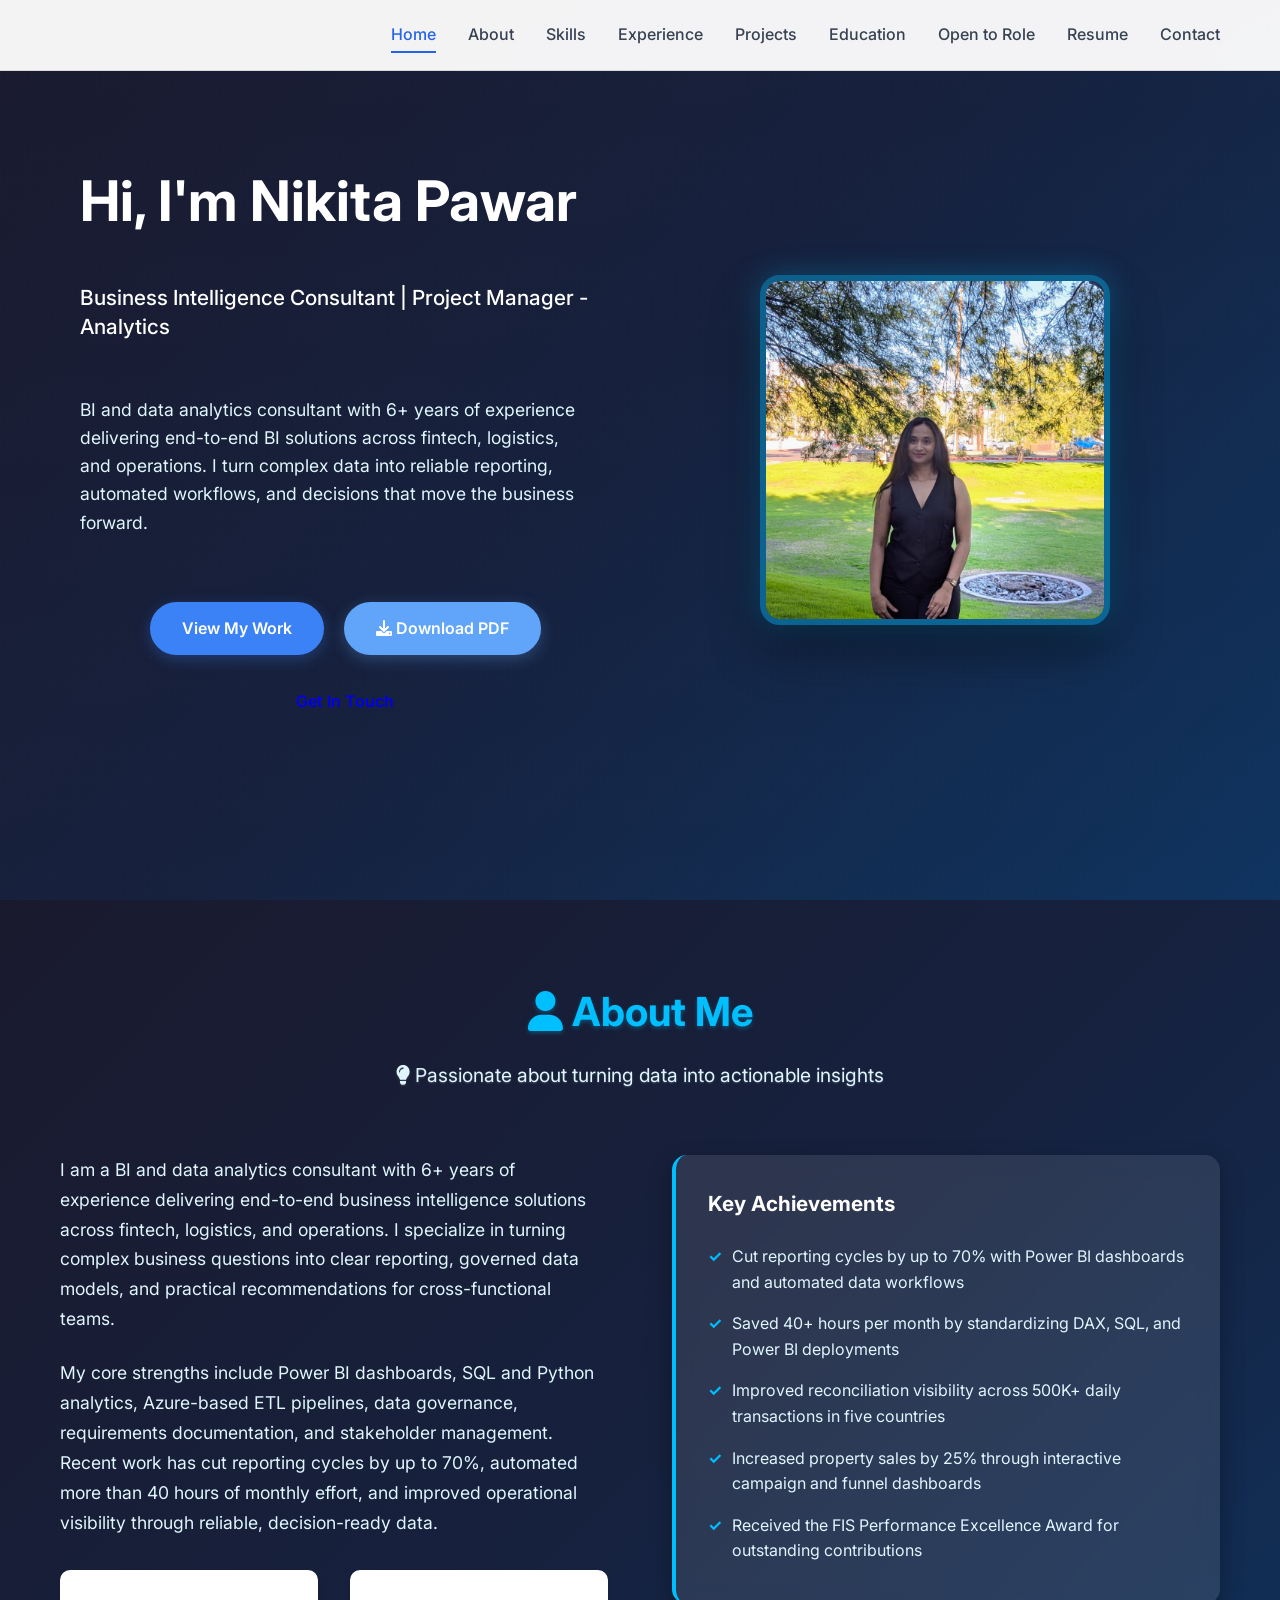
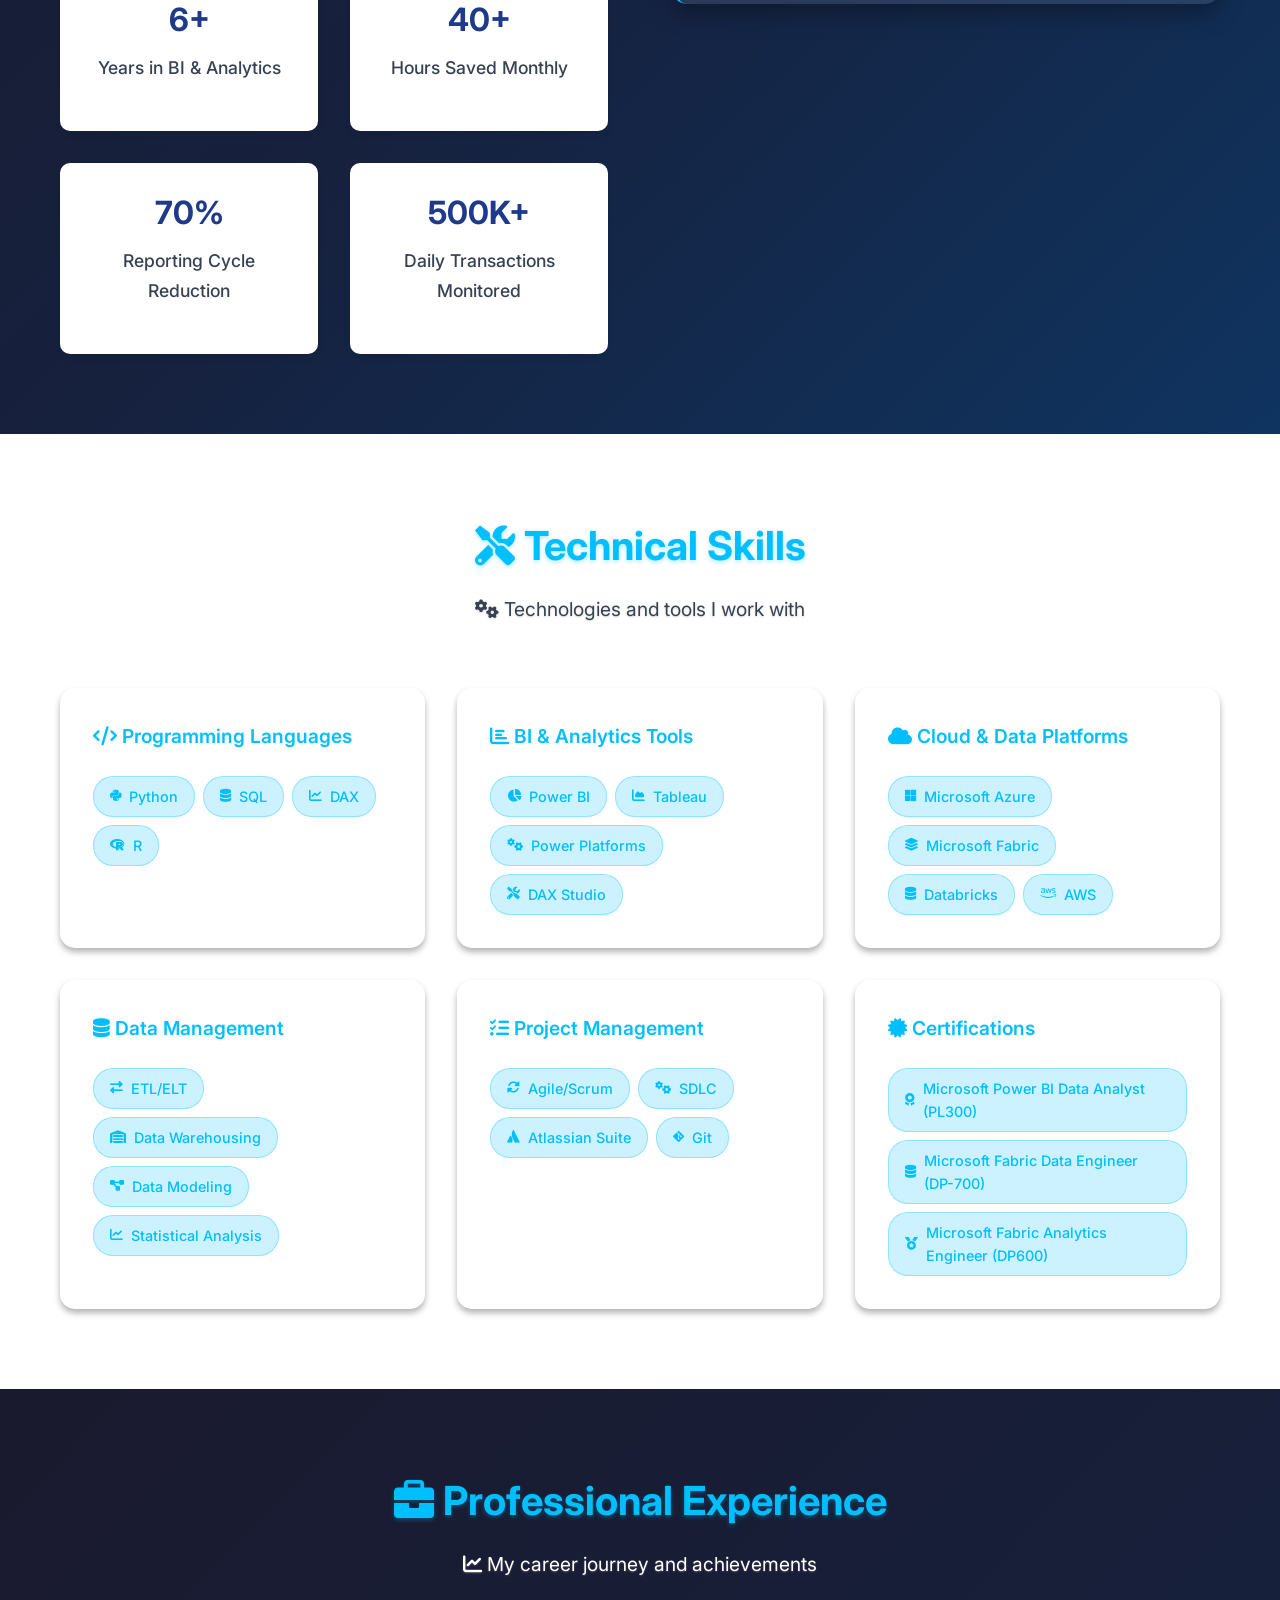
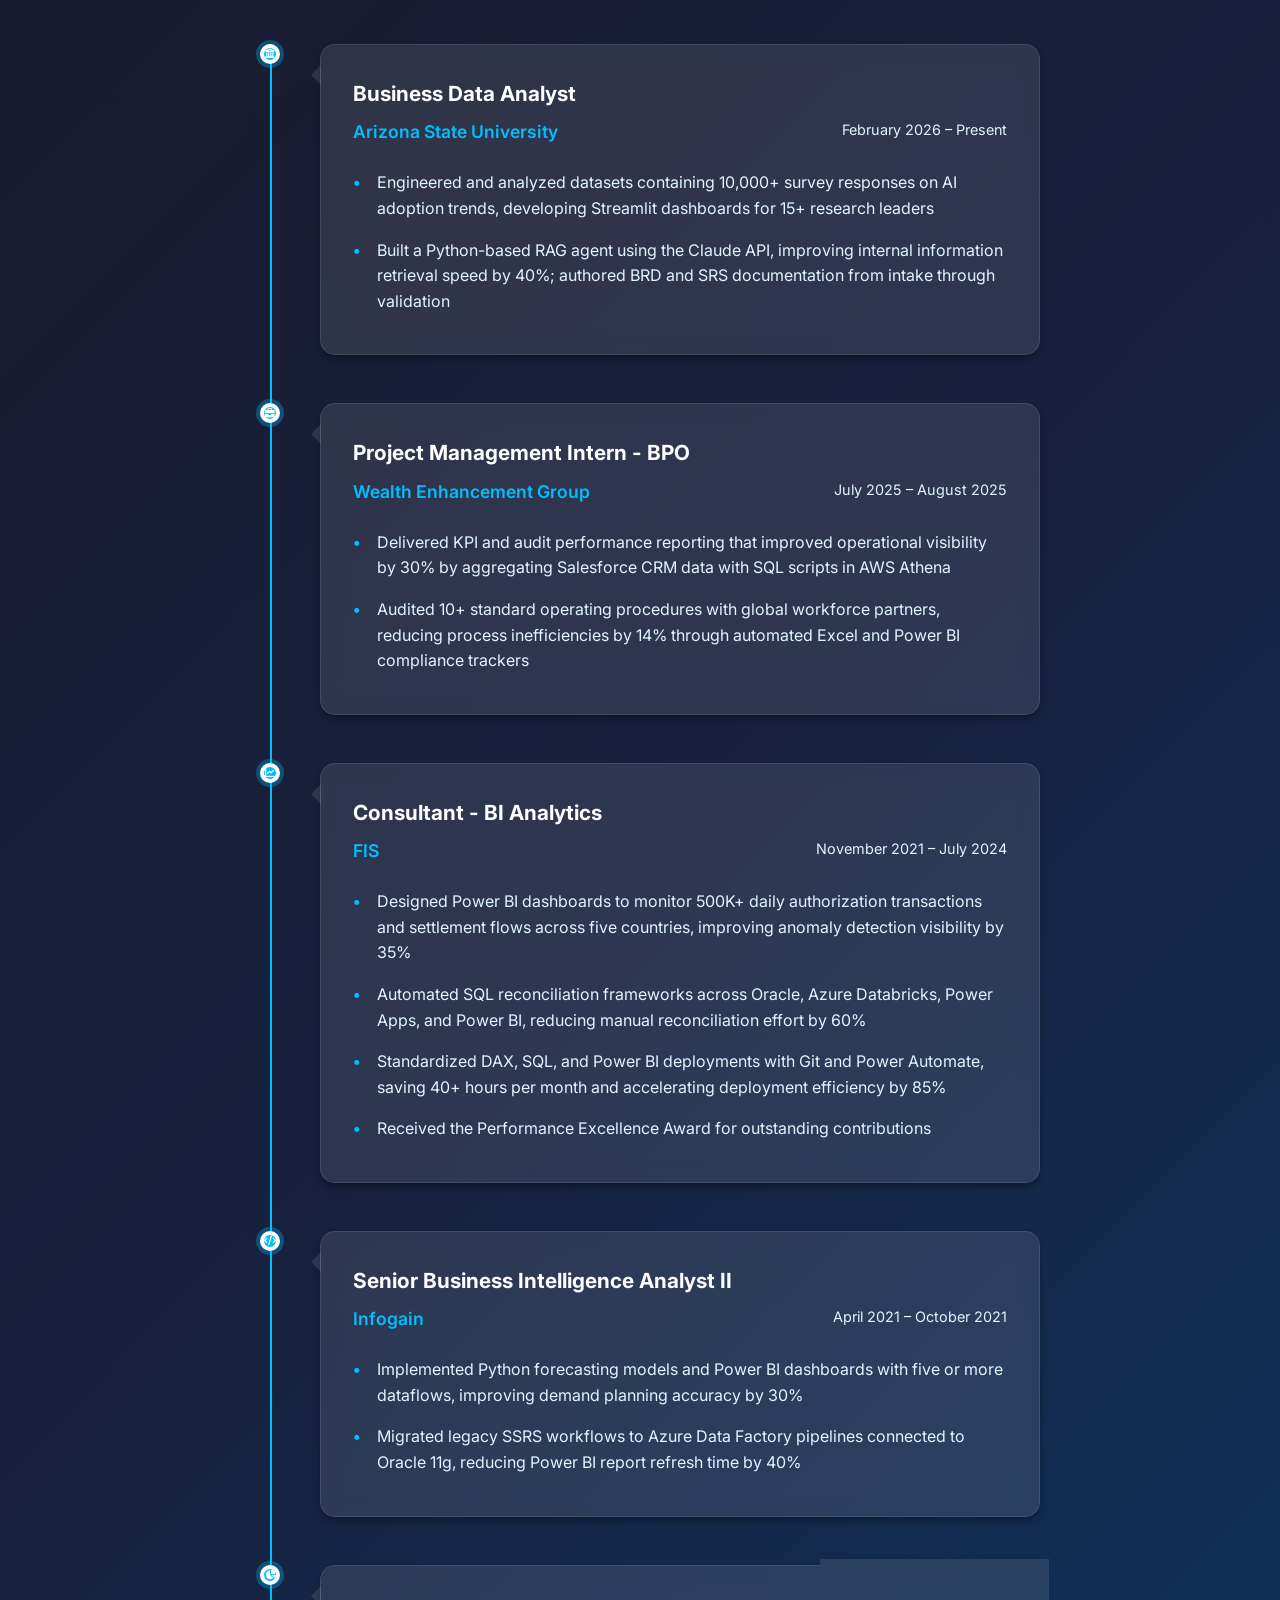
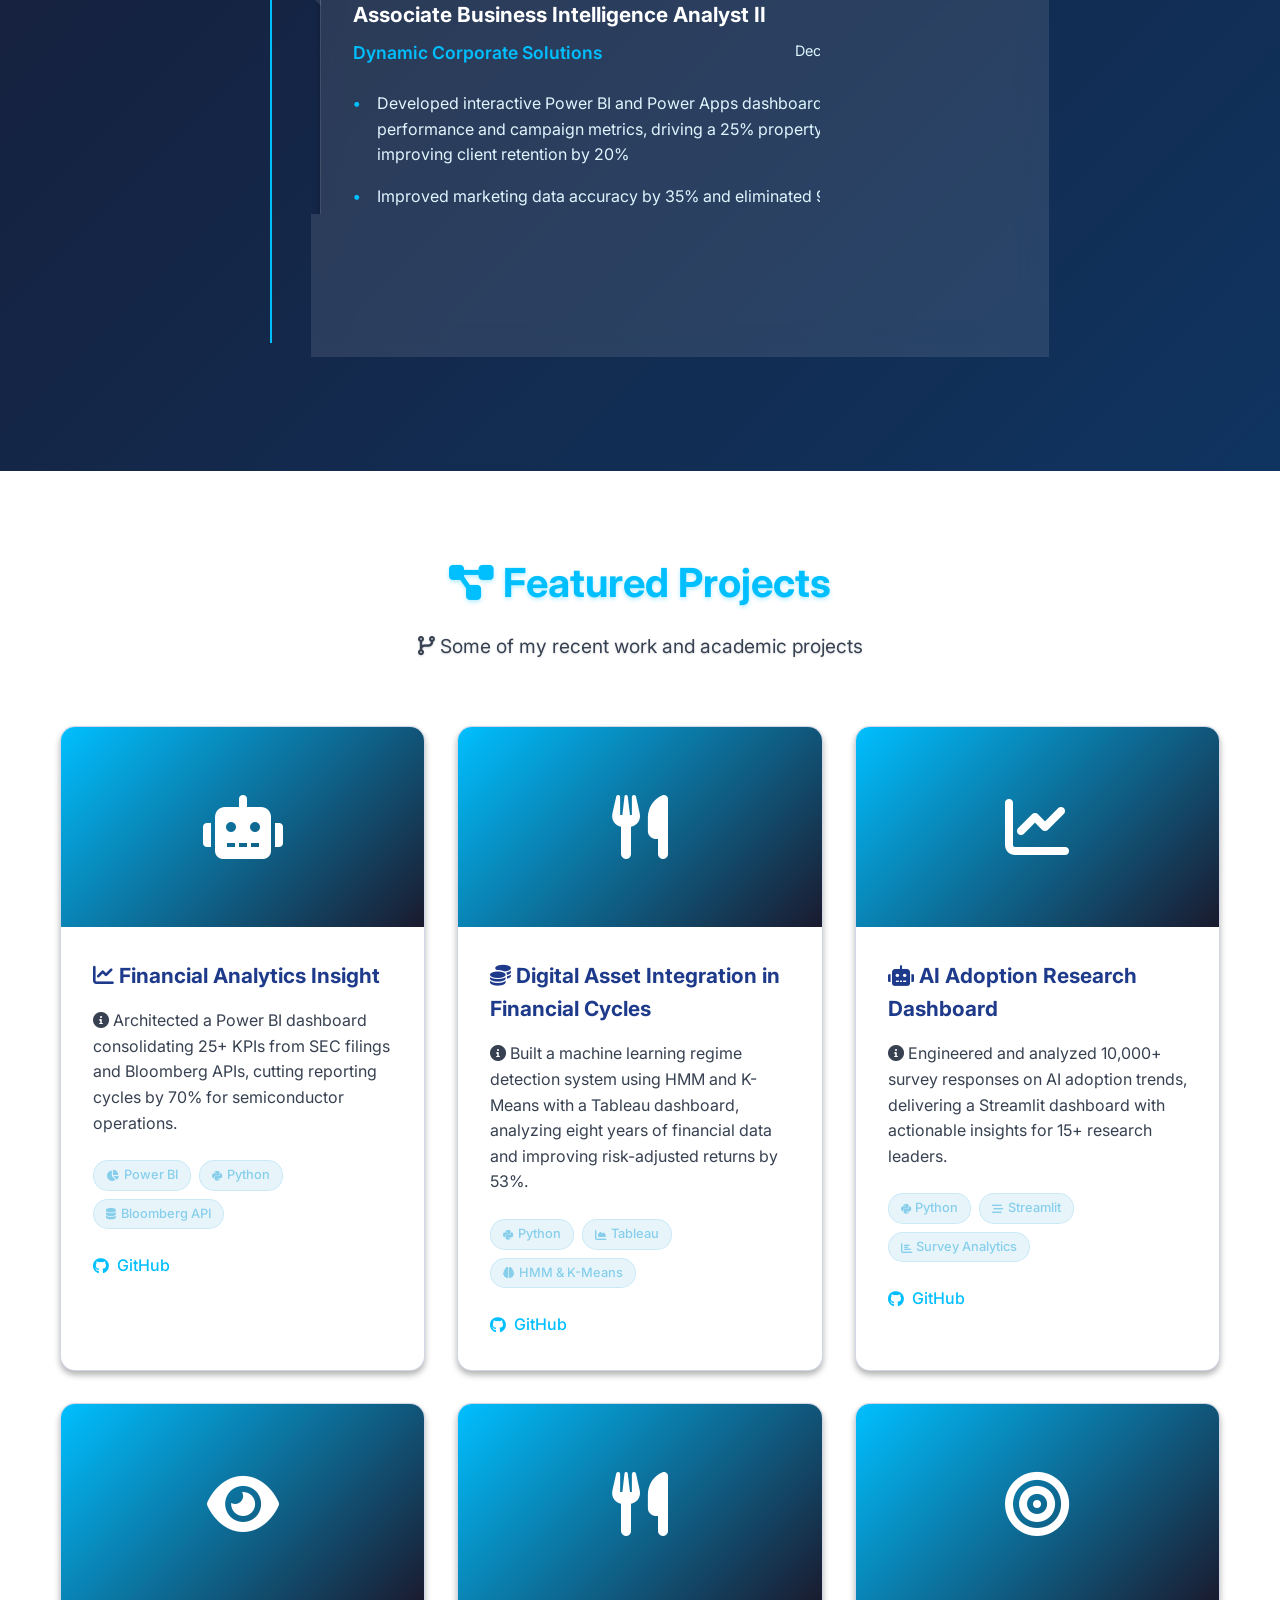
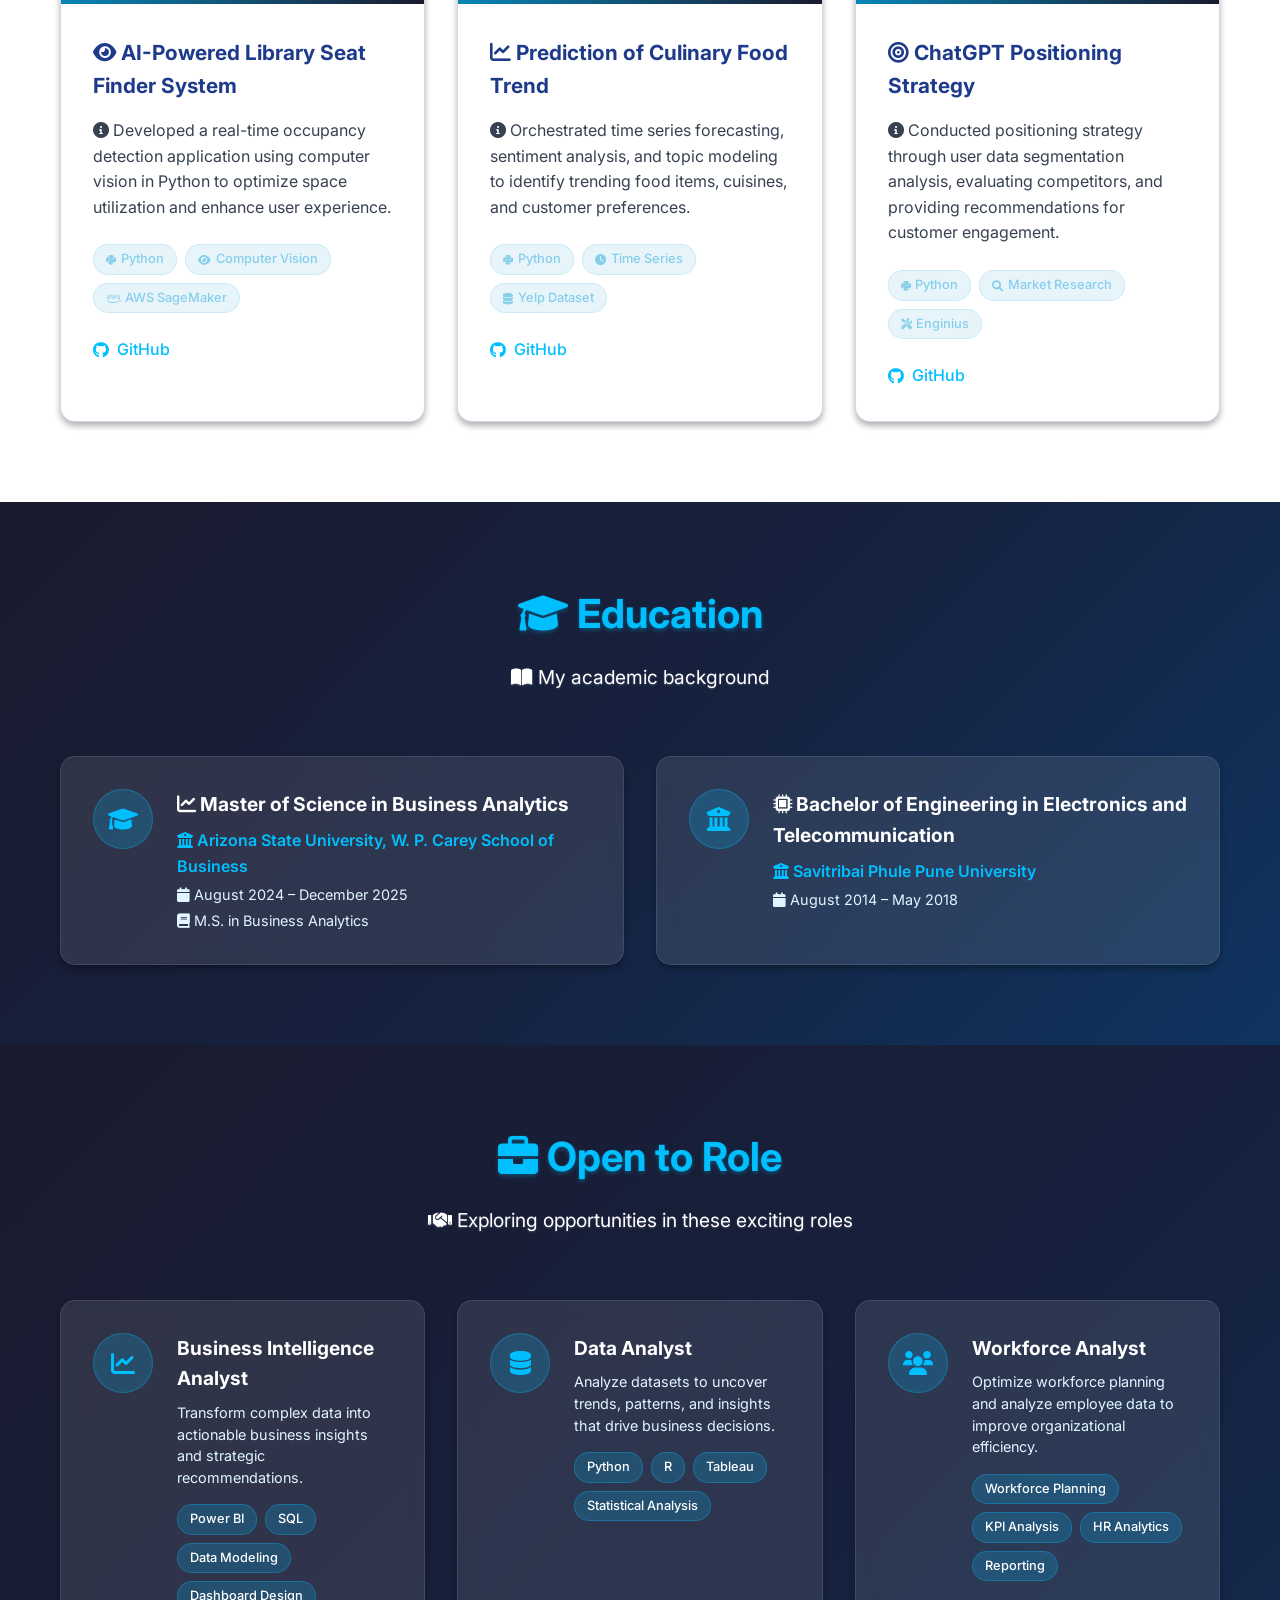
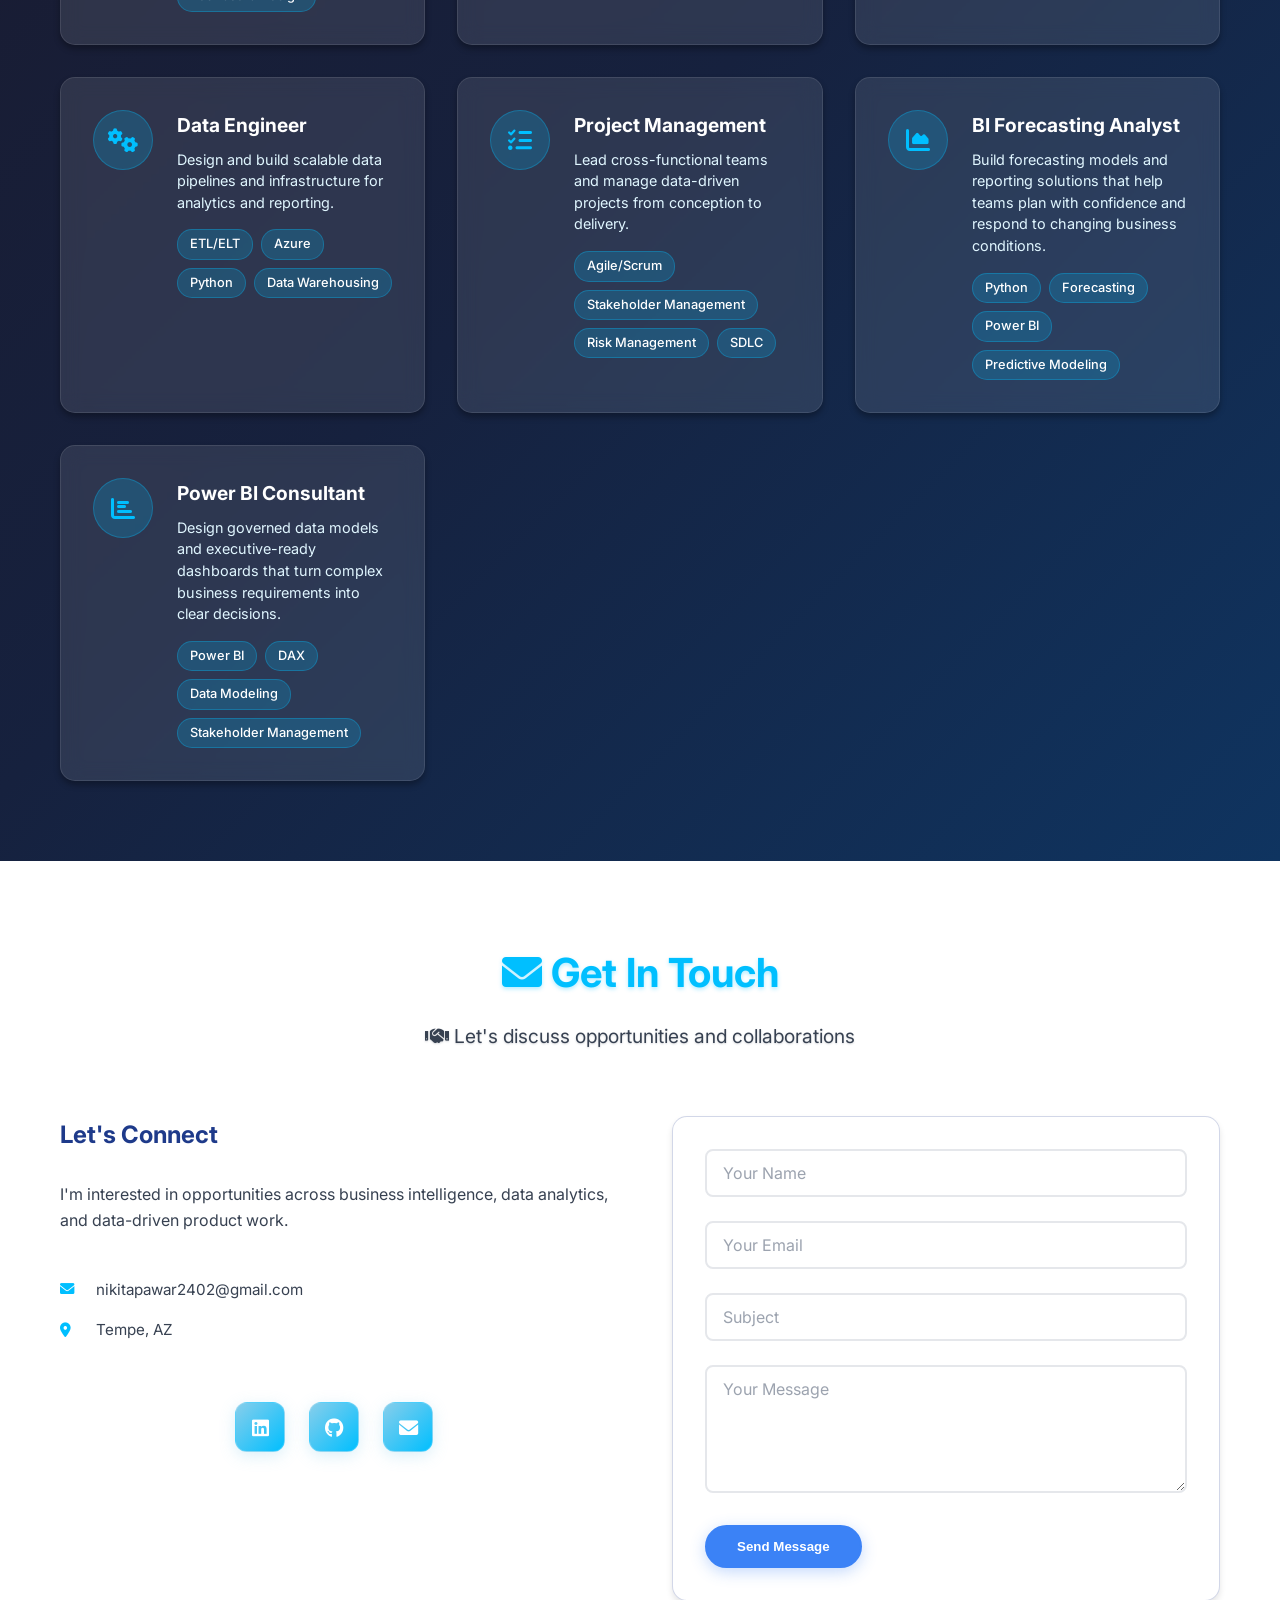
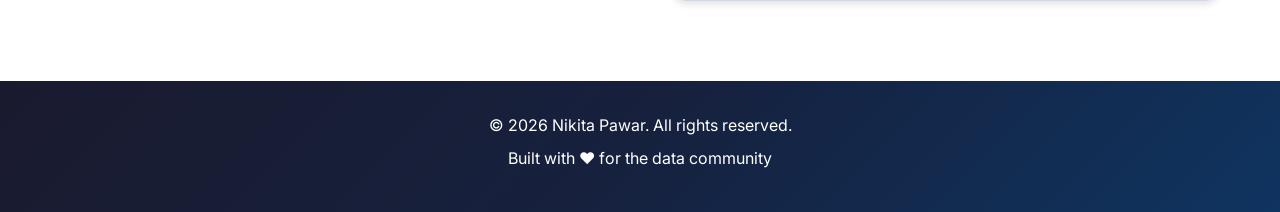
<file: index.html>
<!DOCTYPE html>
<html lang="en">
<head>
    <meta charset="UTF-8">
    <meta name="viewport" content="width=device-width, initial-scale=1.0">
    <title>Nikita Pawar - Business Intelligence Consultant | Project Manager - Analytics</title>
    <meta name="description" content="Business Intelligence and data analytics consultant with 6+ years of experience in Power BI, SQL, Python, Azure, and end-to-end BI solutions.">
    
    <!-- Fonts -->
    <link href="https://fonts.googleapis.com/css2?family=Inter:wght@300;400;500;600;700&display=swap" rel="stylesheet">
    <link href="https://cdnjs.cloudflare.com/ajax/libs/font-awesome/6.0.0/css/all.min.css" rel="stylesheet">
    
    <!-- CSS -->
    <link rel="stylesheet" href="styles.css">
</head>
<body>
    <!-- Navigation -->
    <nav class="navbar">
        <div class="nav-container">
            <div class="nav-menu" id="nav-menu">
                <a href="#home" class="nav-link">Home</a>
                <a href="#about" class="nav-link">About</a>
                <a href="#skills" class="nav-link">Skills</a>
                <a href="#experience" class="nav-link">Experience</a>
                <a href="#projects" class="nav-link">Projects</a>
                <a href="#education" class="nav-link">Education</a>
                <a href="#open-to-role" class="nav-link">Open to Role</a>
                <a href="resume.html" class="nav-link" target="_blank">Resume</a>
                <a href="#contact" class="nav-link">Contact</a>
            </div>
            <div class="nav-toggle" id="nav-toggle">
                <span class="bar"></span>
                <span class="bar"></span>
                <span class="bar"></span>
            </div>
        </div>
    </nav>

    <!-- Hero Section -->
    <section id="home" class="hero">
        <div class="hero-background"></div>
        <div class="hero-container">
            <div class="hero-content">
                <h1 class="hero-name">Hi, I'm <span class="hero-name-highlight">Nikita Pawar</span></h1>
                <div class="hero-titles">Business Intelligence Consultant | Project Manager - Analytics</div>
                <p class="hero-description">
                    BI and data analytics consultant with 6+ years of experience delivering end-to-end BI solutions
                    across fintech, logistics, and operations. I turn complex data into reliable reporting,
                    automated workflows, and decisions that move the business forward.
                </p>
                <div class="hero-buttons">
                    <a href="#projects" class="btn btn-primary">View My Work</a>
                    <div class="resume-buttons">
                        <a href="NikitaPawar_ResumeBIA.pdf" class="btn btn-secondary" target="_blank" download>
                            <i class="fas fa-download"></i> Download PDF
                        </a>
                    </div>
                    <a href="#contact" class="btn btn-contact">Get In Touch</a>
                </div>
            </div>
            <div class="profile-card">
                <div class="profile-image">
                    <img src="./NikitaPawar.jpeg" alt="Nikita Pawar - Business Intelligence and Data Analytics Consultant" onerror="this.classList.add('image-unavailable')" />
                </div>
            </div>
        </div>
    </section>


    <!-- About Section -->
    <section id="about" class="about">
        <div class="container">
            <div class="section-header">
                <h2 class="section-title"><i class="fas fa-user"></i> About Me</h2>
                <p class="section-subtitle"><i class="fas fa-lightbulb"></i> Passionate about turning data into actionable insights</p>
            </div>
            <div class="about-content">
                <div class="about-text">
                    <p>
                        I am a BI and data analytics consultant with 6+ years of experience delivering end-to-end
                        business intelligence solutions across fintech, logistics, and operations. I specialize in
                        turning complex business questions into clear reporting, governed data models, and practical
                        recommendations for cross-functional teams.
                    </p>
                    <p>
                        My core strengths include Power BI dashboards, SQL and Python analytics, Azure-based ETL
                        pipelines, data governance, requirements documentation, and stakeholder management. Recent
                        work has cut reporting cycles by up to 70%, automated more than 40 hours of monthly effort,
                        and improved operational visibility through reliable, decision-ready data.
                    </p>
                    <div class="about-stats">
                        <div class="stat">
                            <h3>6+</h3>
                            <p>Years in BI &amp; Analytics</p>
                        </div>
                        <div class="stat">
                            <h3>40+</h3>
                            <p>Hours Saved Monthly</p>
                        </div>
                        <div class="stat">
                            <h3>70%</h3>
                            <p>Reporting Cycle Reduction</p>
                        </div>
                        <div class="stat">
                            <h3>500K+</h3>
                            <p>Daily Transactions Monitored</p>
                        </div>
                    </div>
                </div>
                <div class="about-image">
                    <div class="about-card">
                        <h3>Key Achievements</h3>
                        <ul>
                            <li>Cut reporting cycles by up to 70% with Power BI dashboards and automated data workflows</li>
                            <li>Saved 40+ hours per month by standardizing DAX, SQL, and Power BI deployments</li>
                            <li>Improved reconciliation visibility across 500K+ daily transactions in five countries</li>
                            <li>Increased property sales by 25% through interactive campaign and funnel dashboards</li>
                            <li>Received the FIS Performance Excellence Award for outstanding contributions</li>
                        </ul>
                    </div>
                </div>
            </div>
        </div>
    </section>

    <!-- Skills Section -->
    <section id="skills" class="skills">
        <div class="container">
            <div class="section-header">
                <h2 class="section-title"><i class="fas fa-tools"></i> Technical Skills</h2>
                <p class="section-subtitle"><i class="fas fa-cogs"></i> Technologies and tools I work with</p>
            </div>
            <div class="skills-grid">
                <div class="skill-category">
                    <h3><i class="fas fa-code"></i> Programming Languages</h3>
                    <div class="skill-items">
                        <span class="skill-item"><i class="fab fa-python"></i> Python</span>
                        <span class="skill-item"><i class="fas fa-database"></i> SQL</span>
                        <span class="skill-item"><i class="fas fa-chart-line"></i> DAX</span>
                        <span class="skill-item"><i class="fab fa-r-project"></i> R</span>
                    </div>
                </div>
                <div class="skill-category">
                    <h3><i class="fas fa-chart-bar"></i> BI & Analytics Tools</h3>
                    <div class="skill-items">
                        <span class="skill-item"><i class="fas fa-chart-pie"></i> Power BI</span>
                        <span class="skill-item"><i class="fas fa-chart-area"></i> Tableau</span>
                        <span class="skill-item"><i class="fas fa-cogs"></i> Power Platforms</span>
                        <span class="skill-item"><i class="fas fa-tools"></i> DAX Studio</span>
                    </div>
                </div>
                <div class="skill-category">
                    <h3><i class="fas fa-cloud"></i> Cloud & Data Platforms</h3>
                    <div class="skill-items">
                        <span class="skill-item"><i class="fab fa-microsoft"></i> Microsoft Azure</span>
                        <span class="skill-item"><i class="fas fa-layer-group"></i> Microsoft Fabric</span>
                        <span class="skill-item"><i class="fas fa-database"></i> Databricks</span>
                        <span class="skill-item"><i class="fab fa-aws"></i> AWS</span>
                    </div>
                </div>
                <div class="skill-category">
                    <h3><i class="fas fa-database"></i> Data Management</h3>
                    <div class="skill-items">
                        <span class="skill-item"><i class="fas fa-exchange-alt"></i> ETL/ELT</span>
                        <span class="skill-item"><i class="fas fa-warehouse"></i> Data Warehousing</span>
                        <span class="skill-item"><i class="fas fa-project-diagram"></i> Data Modeling</span>
                        <span class="skill-item"><i class="fas fa-chart-line"></i> Statistical Analysis</span>
                    </div>
                </div>
                <div class="skill-category">
                    <h3><i class="fas fa-tasks"></i> Project Management</h3>
                    <div class="skill-items">
                        <span class="skill-item"><i class="fas fa-sync-alt"></i> Agile/Scrum</span>
                        <span class="skill-item"><i class="fas fa-cogs"></i> SDLC</span>
                        <span class="skill-item"><i class="fab fa-atlassian"></i> Atlassian Suite</span>
                        <span class="skill-item"><i class="fab fa-git-alt"></i> Git</span>
                    </div>
                </div>
                <div class="skill-category">
                    <h3><i class="fas fa-certificate"></i> Certifications</h3>
                    <div class="skill-items">
                        <span class="skill-item"><i class="fas fa-award"></i> Microsoft Power BI Data Analyst (PL300)</span>
                        <span class="skill-item"><i class="fas fa-database"></i> Microsoft Fabric Data Engineer (DP-700)</span>
                        <span class="skill-item"><i class="fas fa-medal"></i> Microsoft Fabric Analytics Engineer (DP600)</span>
                    </div>
                </div>
            </div>
        </div>
    </section>

    <!-- Experience Section -->
    <section id="experience" class="experience">
        <div class="container">
            <div class="section-header">
                <h2 class="section-title"><i class="fas fa-briefcase"></i> Professional Experience</h2>
                <p class="section-subtitle"><i class="fas fa-chart-line"></i> My career journey and achievements</p>
            </div>
            <div class="timeline">
                <div class="timeline-item">
                    <div class="timeline-marker"><i class="fas fa-university"></i></div>
                    <div class="timeline-content">
                        <div class="timeline-header">
                            <h3>Business Data Analyst</h3>
                            <span class="timeline-company">Arizona State University</span>
                            <span class="timeline-date">February 2026 – Present</span>
                        </div>
                        <ul class="timeline-description">
                            <li>Engineered and analyzed datasets containing 10,000+ survey responses on AI adoption trends, developing Streamlit dashboards for 15+ research leaders</li>
                            <li>Built a Python-based RAG agent using the Claude API, improving internal information retrieval speed by 40%; authored BRD and SRS documentation from intake through validation</li>
                        </ul>
                    </div>
                </div>
                <div class="timeline-item">
                    <div class="timeline-marker"><i class="fas fa-briefcase"></i></div>
                    <div class="timeline-content">
                        <div class="timeline-header">
                            <h3>Project Management Intern - BPO</h3>
                            <span class="timeline-company">Wealth Enhancement Group</span>
                            <span class="timeline-date">July 2025 – August 2025</span>
                        </div>
                        <ul class="timeline-description">
                            <li>Delivered KPI and audit performance reporting that improved operational visibility by 30% by aggregating Salesforce CRM data with SQL scripts in AWS Athena</li>
                            <li>Audited 10+ standard operating procedures with global workforce partners, reducing process inefficiencies by 14% through automated Excel and Power BI compliance trackers</li>
                        </ul>
                    </div>
                </div>
                <div class="timeline-item">
                    <div class="timeline-marker"><i class="fas fa-chart-line"></i></div>
                    <div class="timeline-content">
                        <div class="timeline-header">
                            <h3>Consultant - BI Analytics</h3>
                            <span class="timeline-company">FIS</span>
                            <span class="timeline-date">November 2021 – July 2024</span>
                        </div>
                        <ul class="timeline-description">
                            <li>Designed Power BI dashboards to monitor 500K+ daily authorization transactions and settlement flows across five countries, improving anomaly detection visibility by 35%</li>
                            <li>Automated SQL reconciliation frameworks across Oracle, Azure Databricks, Power Apps, and Power BI, reducing manual reconciliation effort by 60%</li>
                            <li>Standardized DAX, SQL, and Power BI deployments with Git and Power Automate, saving 40+ hours per month and accelerating deployment efficiency by 85%</li>
                            <li>Received the Performance Excellence Award for outstanding contributions</li>
                        </ul>
                    </div>
                </div>
                <div class="timeline-item">
                    <div class="timeline-marker"><i class="fas fa-code"></i></div>
                    <div class="timeline-content">
                        <div class="timeline-header">
                            <h3>Senior Business Intelligence Analyst II</h3>
                            <span class="timeline-company">Infogain</span>
                            <span class="timeline-date">April 2021 – October 2021</span>
                        </div>
                        <ul class="timeline-description">
                            <li>Implemented Python forecasting models and Power BI dashboards with five or more dataflows, improving demand planning accuracy by 30%</li>
                            <li>Migrated legacy SSRS workflows to Azure Data Factory pipelines connected to Oracle 11g, reducing Power BI report refresh time by 40%</li>
                        </ul>
                    </div>
                </div>
                <div class="timeline-item">
                    <div class="timeline-marker"><i class="fas fa-chart-pie"></i></div>
                    <div class="timeline-content">
                        <div class="timeline-header">
                            <h3>Associate Business Intelligence Analyst II</h3>
                            <span class="timeline-company">Dynamic Corporate Solutions</span>
                            <span class="timeline-date">December 2018 – January 2021</span>
                        </div>
                        <ul class="timeline-description">
                            <li>Developed interactive Power BI and Power Apps dashboards tracking user funnel performance and campaign metrics, driving a 25% property sales increase and improving client retention by 20%</li>
                            <li>Improved marketing data accuracy by 35% and eliminated 90% of critical go-live defects through CRM user acceptance testing and Azure DevOps test suites</li>
                            <li>Reduced manual data processing by 20+ hours per week with reusable SQL scripts and ETL workflows in Azure Data Factory and Databricks</li>
                        </ul>
                    </div>
                </div>
            </div>
        </div>
    </section>

    <!-- Projects Section -->
    <section id="projects" class="projects">
        <div class="container">
            <div class="section-header">
                <h2 class="section-title"><i class="fas fa-project-diagram"></i> Featured Projects</h2>
                <p class="section-subtitle"><i class="fas fa-code-branch"></i> Some of my recent work and academic projects</p>
            </div>
            <div class="projects-grid">
                <div class="project-card">
                    <div class="project-image">
                        <i class="fas fa-robot"></i>
                    </div>
                    <div class="project-content">
                        <h3><i class="fas fa-chart-line"></i> Financial Analytics Insight</h3>
                        <p><i class="fas fa-info-circle"></i> Architected a Power BI dashboard consolidating 25+ KPIs from SEC filings and Bloomberg APIs, cutting reporting cycles by 70% for semiconductor operations.</p>
                        <div class="project-tech">
                            <span class="tech-tag"><i class="fas fa-chart-pie"></i> Power BI</span>
                            <span class="tech-tag"><i class="fab fa-python"></i> Python</span>
                            <span class="tech-tag"><i class="fas fa-database"></i> Bloomberg API</span>
                        </div>
                        <div class="project-links">
                            <a href="https://github.com/nikitapawarnp" target="_blank" class="project-link">
                                <i class="fab fa-github"></i> GitHub
                            </a>
                        </div>
                    </div>
                </div>
                <div class="project-card">
                    <div class="project-image">
                        <i class="fas fa-utensils"></i>
                    </div>
                    <div class="project-content">
                        <h3><i class="fas fa-coins"></i> Digital Asset Integration in Financial Cycles</h3>
                        <p><i class="fas fa-info-circle"></i> Built a machine learning regime detection system using HMM and K-Means with a Tableau dashboard, analyzing eight years of financial data and improving risk-adjusted returns by 53%.</p>
                        <div class="project-tech">
                            <span class="tech-tag"><i class="fab fa-python"></i> Python</span>
                            <span class="tech-tag"><i class="fas fa-chart-area"></i> Tableau</span>
                            <span class="tech-tag"><i class="fas fa-brain"></i> HMM &amp; K-Means</span>
                        </div>
                        <div class="project-links">
                            <a href="https://github.com/nikitapawarnp" target="_blank" class="project-link">
                                <i class="fab fa-github"></i> GitHub
                            </a>
                        </div>
                    </div>
                </div>
                <div class="project-card">
                    <div class="project-image">
                        <i class="fas fa-chart-line"></i>
                    </div>
                    <div class="project-content">
                        <h3><i class="fas fa-robot"></i> AI Adoption Research Dashboard</h3>
                        <p><i class="fas fa-info-circle"></i> Engineered and analyzed 10,000+ survey responses on AI adoption trends, delivering a Streamlit dashboard with actionable insights for 15+ research leaders.</p>
                        <div class="project-tech">
                            <span class="tech-tag"><i class="fab fa-python"></i> Python</span>
                            <span class="tech-tag"><i class="fas fa-stream"></i> Streamlit</span>
                            <span class="tech-tag"><i class="fas fa-chart-bar"></i> Survey Analytics</span>
                        </div>
                        <div class="project-links">
                            <a href="https://github.com/nikitapawarnp" target="_blank" class="project-link">
                                <i class="fab fa-github"></i> GitHub
                            </a>
                        </div>
                    </div>
                </div>
                <div class="project-card">
                    <div class="project-image">
                        <i class="fas fa-eye"></i>
                    </div>
                    <div class="project-content">
                        <h3><i class="fas fa-eye"></i> AI-Powered Library Seat Finder System</h3>
                        <p><i class="fas fa-info-circle"></i> Developed a real-time occupancy detection application using computer vision in Python to optimize space utilization and enhance user experience.</p>
                        <div class="project-tech">
                            <span class="tech-tag"><i class="fab fa-python"></i> Python</span>
                            <span class="tech-tag"><i class="fas fa-eye"></i> Computer Vision</span>
                            <span class="tech-tag"><i class="fab fa-aws"></i> AWS SageMaker</span>
                        </div>
                        <div class="project-links">
                            <a href="https://github.com/nikitapawarnp/AI--Powered-Library-Seat-Finder-System" target="_blank" class="project-link">
                                <i class="fab fa-github"></i> GitHub
                            </a>
                        </div>
                    </div>
                </div>
                <div class="project-card">
                    <div class="project-image">
                        <i class="fas fa-utensils"></i>
                    </div>
                    <div class="project-content">
                        <h3><i class="fas fa-chart-line"></i> Prediction of Culinary Food Trend</h3>
                        <p><i class="fas fa-info-circle"></i> Orchestrated time series forecasting, sentiment analysis, and topic modeling to identify trending food items, cuisines, and customer preferences.</p>
                        <div class="project-tech">
                            <span class="tech-tag"><i class="fab fa-python"></i> Python</span>
                            <span class="tech-tag"><i class="fas fa-clock"></i> Time Series</span>
                            <span class="tech-tag"><i class="fas fa-database"></i> Yelp Dataset</span>
                        </div>
                        <div class="project-links">
                            <a href="https://github.com/nikitapawarnp/Prediction-of-Culinary-Food-Trend" target="_blank" class="project-link">
                                <i class="fab fa-github"></i> GitHub
                            </a>
                        </div>
                    </div>
                </div>
                <div class="project-card">
                    <div class="project-image">
                        <i class="fas fa-bullseye"></i>
                    </div>
                    <div class="project-content">
                        <h3><i class="fas fa-bullseye"></i> ChatGPT Positioning Strategy</h3>
                        <p><i class="fas fa-info-circle"></i> Conducted positioning strategy through user data segmentation analysis, evaluating competitors, and providing recommendations for customer engagement.</p>
                        <div class="project-tech">
                            <span class="tech-tag"><i class="fab fa-python"></i> Python</span>
                            <span class="tech-tag"><i class="fas fa-search"></i> Market Research</span>
                            <span class="tech-tag"><i class="fas fa-tools"></i> Enginius</span>
                        </div>
                        <div class="project-links">
                            <a href="https://github.com/nikitapawarnp/ChatGPT-Positioning-Strategy" target="_blank" class="project-link">
                                <i class="fab fa-github"></i> GitHub
                            </a>
                        </div>
                    </div>
                </div>
            </div>
        </div>
    </section>

    <!-- Education Section -->
    <section id="education" class="education">
        <div class="container">
            <div class="section-header">
                <h2 class="section-title"><i class="fas fa-graduation-cap"></i> Education</h2>
                <p class="section-subtitle"><i class="fas fa-book-open"></i> My academic background</p>
            </div>
            <div class="education-grid">
                <div class="education-card">
                    <div class="education-icon">
                        <i class="fas fa-graduation-cap"></i>
                    </div>
                    <div class="education-content">
                        <h3><i class="fas fa-chart-line"></i> Master of Science in Business Analytics</h3>
                        <p class="education-school"><i class="fas fa-university"></i> Arizona State University, W. P. Carey School of Business</p>
                        <p class="education-date"><i class="fas fa-calendar"></i> August 2024 – December 2025</p>
                        <p class="education-coursework"><i class="fas fa-book"></i> M.S. in Business Analytics</p>
                    </div>
                </div>
                <div class="education-card">
                    <div class="education-icon">
                        <i class="fas fa-university"></i>
                    </div>
                    <div class="education-content">
                        <h3><i class="fas fa-microchip"></i> Bachelor of Engineering in Electronics and Telecommunication</h3>
                        <p class="education-school"><i class="fas fa-university"></i> Savitribai Phule Pune University</p>
                        <p class="education-date"><i class="fas fa-calendar"></i> August 2014 – May 2018</p>
                    </div>
                </div>
            </div>
        </div>
    </section>

    <!-- Open to Role Section -->
    <section id="open-to-role" class="open-to-role">
        <div class="container">
            <div class="section-header">
                <h2 class="section-title"><i class="fas fa-briefcase"></i> Open to Role</h2>
                <p class="section-subtitle"><i class="fas fa-handshake"></i> Exploring opportunities in these exciting roles</p>
            </div>
            <div class="roles-grid">
                <div class="role-card">
                    <div class="role-icon">
                        <i class="fas fa-chart-line"></i>
                    </div>
                    <div class="role-content">
                        <h3>Business Intelligence Analyst</h3>
                        <p>Transform complex data into actionable business insights and strategic recommendations.</p>
                        <div class="role-skills">
                            <span class="skill-tag">Power BI</span>
                            <span class="skill-tag">SQL</span>
                            <span class="skill-tag">Data Modeling</span>
                            <span class="skill-tag">Dashboard Design</span>
                        </div>
                    </div>
                </div>
                <div class="role-card">
                    <div class="role-icon">
                        <i class="fas fa-database"></i>
                    </div>
                    <div class="role-content">
                        <h3>Data Analyst</h3>
                        <p>Analyze datasets to uncover trends, patterns, and insights that drive business decisions.</p>
                        <div class="role-skills">
                            <span class="skill-tag">Python</span>
                            <span class="skill-tag">R</span>
                            <span class="skill-tag">Tableau</span>
                            <span class="skill-tag">Statistical Analysis</span>
                        </div>
                    </div>
                </div>
                <div class="role-card">
                    <div class="role-icon">
                        <i class="fas fa-users"></i>
                    </div>
                    <div class="role-content">
                        <h3>Workforce Analyst</h3>
                        <p>Optimize workforce planning and analyze employee data to improve organizational efficiency.</p>
                        <div class="role-skills">
                            <span class="skill-tag">Workforce Planning</span>
                            <span class="skill-tag">KPI Analysis</span>
                            <span class="skill-tag">HR Analytics</span>
                            <span class="skill-tag">Reporting</span>
                        </div>
                    </div>
                </div>
                <div class="role-card">
                    <div class="role-icon">
                        <i class="fas fa-cogs"></i>
                    </div>
                    <div class="role-content">
                        <h3>Data Engineer</h3>
                        <p>Design and build scalable data pipelines and infrastructure for analytics and reporting.</p>
                        <div class="role-skills">
                            <span class="skill-tag">ETL/ELT</span>
                            <span class="skill-tag">Azure</span>
                            <span class="skill-tag">Python</span>
                            <span class="skill-tag">Data Warehousing</span>
                        </div>
                    </div>
                </div>
                <div class="role-card">
                    <div class="role-icon">
                        <i class="fas fa-tasks"></i>
                    </div>
                    <div class="role-content">
                        <h3>Project Management</h3>
                        <p>Lead cross-functional teams and manage data-driven projects from conception to delivery.</p>
                        <div class="role-skills">
                            <span class="skill-tag">Agile/Scrum</span>
                            <span class="skill-tag">Stakeholder Management</span>
                            <span class="skill-tag">Risk Management</span>
                            <span class="skill-tag">SDLC</span>
                        </div>
                    </div>
                </div>
                <div class="role-card">
                    <div class="role-icon">
                        <i class="fas fa-chart-area"></i>
                    </div>
                    <div class="role-content">
                        <h3>BI Forecasting Analyst</h3>
                        <p>Build forecasting models and reporting solutions that help teams plan with confidence and respond to changing business conditions.</p>
                        <div class="role-skills">
                            <span class="skill-tag">Python</span>
                            <span class="skill-tag">Forecasting</span>
                            <span class="skill-tag">Power BI</span>
                            <span class="skill-tag">Predictive Modeling</span>
                        </div>
                    </div>
                </div>
                <div class="role-card">
                    <div class="role-icon">
                        <i class="fas fa-chart-bar"></i>
                    </div>
                    <div class="role-content">
                        <h3>Power BI Consultant</h3>
                        <p>Design governed data models and executive-ready dashboards that turn complex business requirements into clear decisions.</p>
                        <div class="role-skills">
                            <span class="skill-tag">Power BI</span>
                            <span class="skill-tag">DAX</span>
                            <span class="skill-tag">Data Modeling</span>
                            <span class="skill-tag">Stakeholder Management</span>
                        </div>
                    </div>
                </div>
            </div>
        </div>
    </section>

    <!-- Contact Section -->
    <section id="contact" class="contact">
        <div class="container">
            <div class="section-header">
                <h2 class="section-title"><i class="fas fa-envelope"></i> Get In Touch</h2>
                <p class="section-subtitle"><i class="fas fa-handshake"></i> Let's discuss opportunities and collaborations</p>
            </div>
            <div class="contact-content">
                <div class="contact-info">
                    <h3>Let's Connect</h3>
                    <p>I'm interested in opportunities across business intelligence, data analytics, and data-driven product work.</p>
                    <div class="contact-details">
                        <div class="contact-item">
                            <i class="fas fa-envelope"></i>
                            <span>nikitapawar2402@gmail.com</span>
                        </div>
                        <div class="contact-item">
                            <i class="fas fa-map-marker-alt"></i>
                            <span>Tempe, AZ</span>
                        </div>
                    </div>
                    <div class="contact-social">
                        <a href="https://linkedin.com/in/nikitapawar24" target="_blank" class="social-link">
                            <i class="fab fa-linkedin"></i>
                        </a>
                        <a href="https://github.com/nikitapawarnp" target="_blank" class="social-link">
                            <i class="fab fa-github"></i>
                        </a>
                        <a href="mailto:nikitapawar2402@gmail.com" class="social-link">
                            <i class="fas fa-envelope"></i>
                        </a>
                    </div>
                </div>
                <div class="contact-form">
                    <form id="contactForm" action="https://formsubmit.co/ajax/nikitapawar2402@gmail.com" method="POST">
                        <input type="hidden" name="_subject" value="New portfolio contact message">
                        <input type="hidden" name="_template" value="table">
                        <input type="hidden" name="_captcha" value="true">
                        <div class="form-group">
                            <input type="text" id="name" name="name" placeholder="Your Name" required>
                        </div>
                        <div class="form-group">
                            <input type="email" id="email" name="email" placeholder="Your Email" required>
                        </div>
                        <div class="form-group">
                            <input type="text" id="subject" name="subject" placeholder="Subject" required>
                        </div>
                        <div class="form-group">
                            <textarea id="message" name="message" placeholder="Your Message" rows="5" required></textarea>
                        </div>
                        <button type="submit" class="btn btn-primary">Send Message</button>
                    </form>
                </div>
            </div>
        </div>
    </section>

    <!-- Footer -->
    <footer class="footer">
        <div class="container">
            <div class="footer-content">
                <p>&copy; 2026 Nikita Pawar. All rights reserved.</p>
                <p>Built with ❤️ for the data community</p>
            </div>
        </div>
    </footer>

    <!-- JavaScript -->
    <script src="script.js"></script>
</body>
</html>
</file>
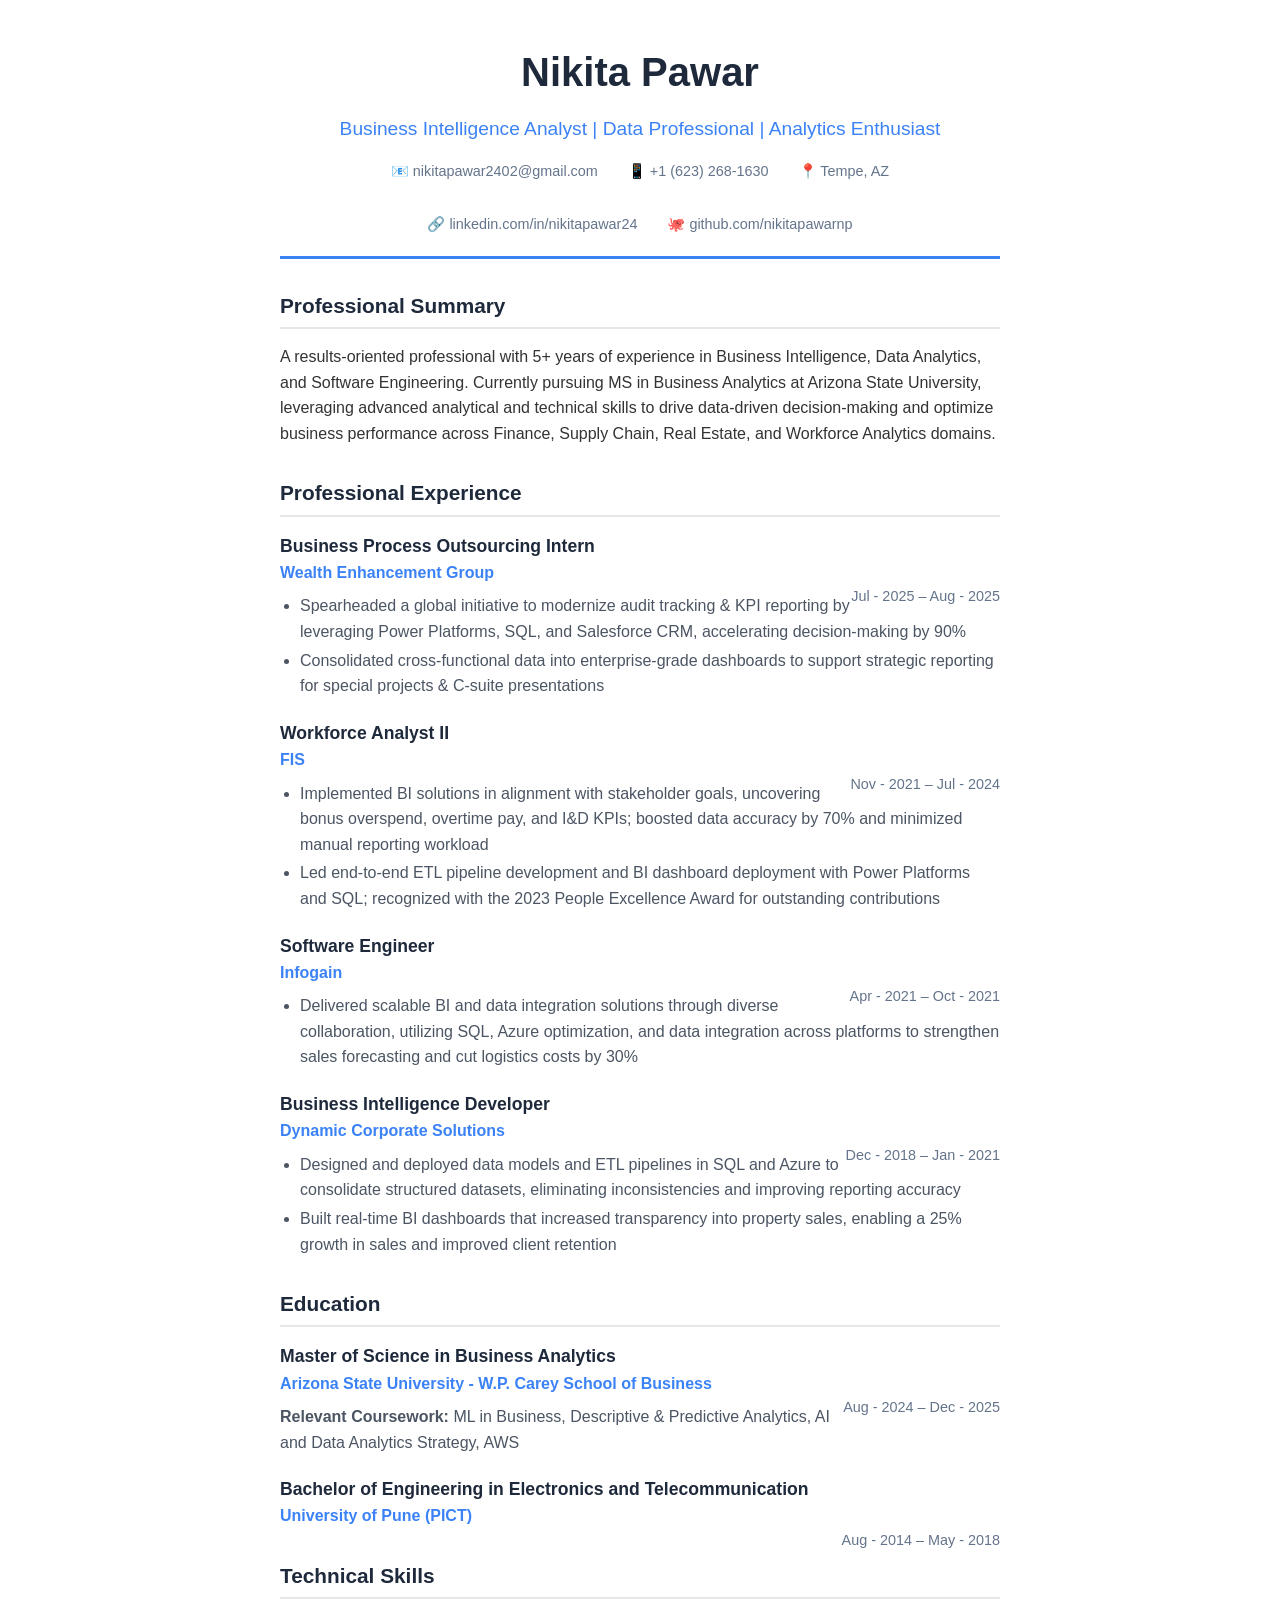
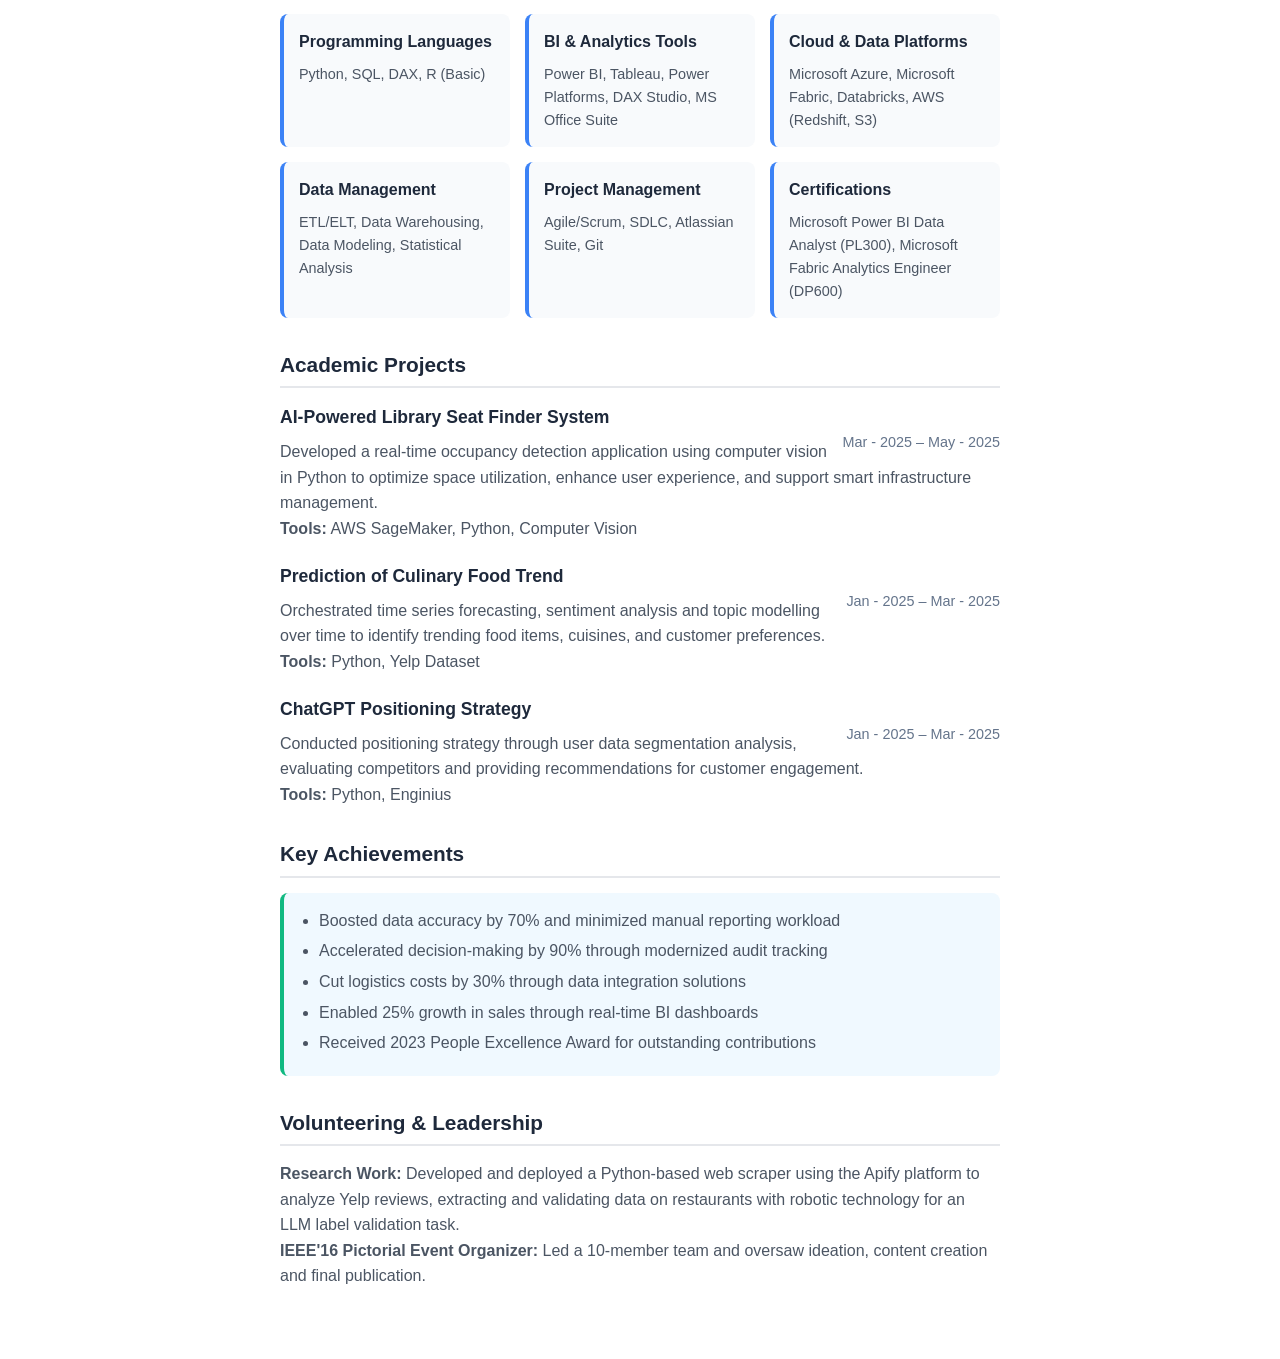
<file: resume.html>
<!DOCTYPE html>
<html lang="en">
<head>
    <meta charset="UTF-8">
    <meta name="viewport" content="width=device-width, initial-scale=1.0">
    <title>Nikita Pawar - Resume</title>
    <style>
        * {
            margin: 0;
            padding: 0;
            box-sizing: border-box;
        }
        
        body {
            font-family: 'Arial', sans-serif;
            line-height: 1.6;
            color: #333;
            background: white;
        }
        
        .container {
            max-width: 800px;
            margin: 0 auto;
            padding: 40px;
        }
        
        .header {
            text-align: center;
            margin-bottom: 30px;
            border-bottom: 3px solid #3b82f6;
            padding-bottom: 20px;
        }
        
        .name {
            font-size: 2.5rem;
            font-weight: bold;
            color: #1e293b;
            margin-bottom: 10px;
        }
        
        .title {
            font-size: 1.2rem;
            color: #3b82f6;
            margin-bottom: 15px;
        }
        
        .contact-info {
            display: flex;
            justify-content: center;
            gap: 30px;
            flex-wrap: wrap;
            font-size: 0.9rem;
            color: #64748b;
        }
        
        .section {
            margin-bottom: 30px;
        }
        
        .section-title {
            font-size: 1.3rem;
            font-weight: bold;
            color: #1e293b;
            margin-bottom: 15px;
            border-bottom: 2px solid #e5e7eb;
            padding-bottom: 5px;
        }
        
        .experience-item, .education-item, .project-item {
            margin-bottom: 20px;
        }
        
        .job-title {
            font-size: 1.1rem;
            font-weight: bold;
            color: #1e293b;
        }
        
        .company {
            color: #3b82f6;
            font-weight: 600;
        }
        
        .date {
            color: #64748b;
            font-size: 0.9rem;
            float: right;
        }
        
        .description {
            margin-top: 8px;
            color: #4b5563;
        }
        
        .description ul {
            margin-left: 20px;
            margin-top: 5px;
        }
        
        .description li {
            margin-bottom: 3px;
        }
        
        .skills-grid {
            display: grid;
            grid-template-columns: repeat(auto-fit, minmax(200px, 1fr));
            gap: 15px;
        }
        
        .skill-category {
            background: #f8fafc;
            padding: 15px;
            border-radius: 8px;
            border-left: 4px solid #3b82f6;
        }
        
        .skill-category h4 {
            color: #1e293b;
            margin-bottom: 8px;
            font-size: 1rem;
        }
        
        .skill-list {
            color: #4b5563;
            font-size: 0.9rem;
        }
        
        .achievements {
            background: #f0f9ff;
            padding: 15px;
            border-radius: 8px;
            border-left: 4px solid #10b981;
        }
        
        .achievements h4 {
            color: #1e293b;
            margin-bottom: 10px;
        }
        
        .achievements ul {
            margin-left: 20px;
        }
        
        .achievements li {
            margin-bottom: 5px;
            color: #4b5563;
        }
        
        @media print {
            body {
                font-size: 12px;
            }
            .container {
                padding: 20px;
            }
            .name {
                font-size: 2rem;
            }
        }
    </style>
</head>
<body>
    <div class="container">
        <div class="header">
            <h1 class="name">Nikita Pawar</h1>
            <p class="title">Business Intelligence Analyst | Data Professional | Analytics Enthusiast</p>
            <div class="contact-info">
                <span>📧 nikitapawar2402@gmail.com</span>
                <span>📱 +1 (623) 268-1630</span>
                <span>📍 Tempe, AZ</span>
                <span>🔗 linkedin.com/in/nikitapawar24</span>
                <span>🐙 github.com/nikitapawarnp</span>
            </div>
        </div>

        <div class="section">
            <h2 class="section-title">Professional Summary</h2>
            <p>A results-oriented professional with 5+ years of experience in Business Intelligence, Data Analytics, and Software Engineering. Currently pursuing MS in Business Analytics at Arizona State University, leveraging advanced analytical and technical skills to drive data-driven decision-making and optimize business performance across Finance, Supply Chain, Real Estate, and Workforce Analytics domains.</p>
        </div>

        <div class="section">
            <h2 class="section-title">Professional Experience</h2>
            
            <div class="experience-item">
                <div class="job-title">Business Process Outsourcing Intern</div>
                <div class="company">Wealth Enhancement Group</div>
                <div class="date">Jul - 2025 – Aug - 2025</div>
                <div class="description">
                    <ul>
                        <li>Spearheaded a global initiative to modernize audit tracking & KPI reporting by leveraging Power Platforms, SQL, and Salesforce CRM, accelerating decision-making by 90%</li>
                        <li>Consolidated cross-functional data into enterprise-grade dashboards to support strategic reporting for special projects & C-suite presentations</li>
                    </ul>
                </div>
            </div>

            <div class="experience-item">
                <div class="job-title">Workforce Analyst II</div>
                <div class="company">FIS</div>
                <div class="date">Nov - 2021 – Jul - 2024</div>
                <div class="description">
                    <ul>
                        <li>Implemented BI solutions in alignment with stakeholder goals, uncovering bonus overspend, overtime pay, and I&D KPIs; boosted data accuracy by 70% and minimized manual reporting workload</li>
                        <li>Led end-to-end ETL pipeline development and BI dashboard deployment with Power Platforms and SQL; recognized with the 2023 People Excellence Award for outstanding contributions</li>
                    </ul>
                </div>
            </div>

            <div class="experience-item">
                <div class="job-title">Software Engineer</div>
                <div class="company">Infogain</div>
                <div class="date">Apr - 2021 – Oct - 2021</div>
                <div class="description">
                    <ul>
                        <li>Delivered scalable BI and data integration solutions through diverse collaboration, utilizing SQL, Azure optimization, and data integration across platforms to strengthen sales forecasting and cut logistics costs by 30%</li>
                    </ul>
                </div>
            </div>

            <div class="experience-item">
                <div class="job-title">Business Intelligence Developer</div>
                <div class="company">Dynamic Corporate Solutions</div>
                <div class="date">Dec - 2018 – Jan - 2021</div>
                <div class="description">
                    <ul>
                        <li>Designed and deployed data models and ETL pipelines in SQL and Azure to consolidate structured datasets, eliminating inconsistencies and improving reporting accuracy</li>
                        <li>Built real-time BI dashboards that increased transparency into property sales, enabling a 25% growth in sales and improved client retention</li>
                    </ul>
                </div>
            </div>
        </div>

        <div class="section">
            <h2 class="section-title">Education</h2>
            
            <div class="education-item">
                <div class="job-title">Master of Science in Business Analytics</div>
                <div class="company">Arizona State University - W.P. Carey School of Business</div>
                <div class="date">Aug - 2024 – Dec - 2025</div>
                <div class="description">
                    <p><strong>Relevant Coursework:</strong> ML in Business, Descriptive & Predictive Analytics, AI and Data Analytics Strategy, AWS</p>
                </div>
            </div>

            <div class="education-item">
                <div class="job-title">Bachelor of Engineering in Electronics and Telecommunication</div>
                <div class="company">University of Pune (PICT)</div>
                <div class="date">Aug - 2014 – May - 2018</div>
            </div>
        </div>

        <div class="section">
            <h2 class="section-title">Technical Skills</h2>
            <div class="skills-grid">
                <div class="skill-category">
                    <h4>Programming Languages</h4>
                    <div class="skill-list">Python, SQL, DAX, R (Basic)</div>
                </div>
                <div class="skill-category">
                    <h4>BI & Analytics Tools</h4>
                    <div class="skill-list">Power BI, Tableau, Power Platforms, DAX Studio, MS Office Suite</div>
                </div>
                <div class="skill-category">
                    <h4>Cloud & Data Platforms</h4>
                    <div class="skill-list">Microsoft Azure, Microsoft Fabric, Databricks, AWS (Redshift, S3)</div>
                </div>
                <div class="skill-category">
                    <h4>Data Management</h4>
                    <div class="skill-list">ETL/ELT, Data Warehousing, Data Modeling, Statistical Analysis</div>
                </div>
                <div class="skill-category">
                    <h4>Project Management</h4>
                    <div class="skill-list">Agile/Scrum, SDLC, Atlassian Suite, Git</div>
                </div>
                <div class="skill-category">
                    <h4>Certifications</h4>
                    <div class="skill-list">Microsoft Power BI Data Analyst (PL300), Microsoft Fabric Analytics Engineer (DP600)</div>
                </div>
            </div>
        </div>

        <div class="section">
            <h2 class="section-title">Academic Projects</h2>
            
            <div class="project-item">
                <div class="job-title">AI-Powered Library Seat Finder System</div>
                <div class="date">Mar - 2025 – May - 2025</div>
                <div class="description">
                    <p>Developed a real-time occupancy detection application using computer vision in Python to optimize space utilization, enhance user experience, and support smart infrastructure management.</p>
                    <p><strong>Tools:</strong> AWS SageMaker, Python, Computer Vision</p>
                </div>
            </div>

            <div class="project-item">
                <div class="job-title">Prediction of Culinary Food Trend</div>
                <div class="date">Jan - 2025 – Mar - 2025</div>
                <div class="description">
                    <p>Orchestrated time series forecasting, sentiment analysis and topic modelling over time to identify trending food items, cuisines, and customer preferences.</p>
                    <p><strong>Tools:</strong> Python, Yelp Dataset</p>
                </div>
            </div>

            <div class="project-item">
                <div class="job-title">ChatGPT Positioning Strategy</div>
                <div class="date">Jan - 2025 – Mar - 2025</div>
                <div class="description">
                    <p>Conducted positioning strategy through user data segmentation analysis, evaluating competitors and providing recommendations for customer engagement.</p>
                    <p><strong>Tools:</strong> Python, Enginius</p>
                </div>
            </div>
        </div>

        <div class="section">
            <h2 class="section-title">Key Achievements</h2>
            <div class="achievements">
                <ul>
                    <li>Boosted data accuracy by 70% and minimized manual reporting workload</li>
                    <li>Accelerated decision-making by 90% through modernized audit tracking</li>
                    <li>Cut logistics costs by 30% through data integration solutions</li>
                    <li>Enabled 25% growth in sales through real-time BI dashboards</li>
                    <li>Received 2023 People Excellence Award for outstanding contributions</li>
                </ul>
            </div>
        </div>

        <div class="section">
            <h2 class="section-title">Volunteering & Leadership</h2>
            <div class="description">
                <p><strong>Research Work:</strong> Developed and deployed a Python-based web scraper using the Apify platform to analyze Yelp reviews, extracting and validating data on restaurants with robotic technology for an LLM label validation task.</p>
                <p><strong>IEEE'16 Pictorial Event Organizer:</strong> Led a 10-member team and oversaw ideation, content creation and final publication.</p>
            </div>
        </div>
    </div>
</body>
</html>
</file>
<file: styles.css>
/* Reset and Base Styles */
* {
    margin: 0;
    padding: 0;
    box-sizing: border-box;
}

html {
    scroll-behavior: smooth;
}

body {
    font-family: 'Inter', sans-serif;
    line-height: 1.6;
    color: #333;
    background-color: #ffffff;
}

.container {
    max-width: 1200px;
    margin: 0 auto;
    padding: 0 20px;
}

/* Navigation */
.navbar {
    position: fixed;
    top: 0;
    width: 100%;
    background: rgba(255, 255, 255, 0.95);
    backdrop-filter: blur(10px);
    z-index: 1000;
    transition: all 0.3s ease;
    border-bottom: 1px solid rgba(0, 0, 0, 0.1);
}

.nav-container {
    max-width: 1200px;
    margin: 0 auto;
    padding: 0 20px;
    display: flex;
    justify-content: flex-end;
    align-items: center;
    height: 70px;
}

.nav-logo a {
    font-size: 1.5rem;
    font-weight: 700;
    color: #2563eb;
    text-decoration: none;
    transition: color 0.3s ease;
}

.nav-logo a:hover {
    color: #1d4ed8;
}

.nav-menu {
    display: flex;
    gap: 2rem;
}

.nav-link {
    color: #374151;
    text-decoration: none;
    font-weight: 500;
    transition: color 0.3s ease;
    position: relative;
}

.nav-link:hover {
    color: #2563eb;
}

.nav-link::after {
    content: '';
    position: absolute;
    bottom: -5px;
    left: 0;
    width: 0;
    height: 2px;
    background: #2563eb;
    transition: width 0.3s ease;
}

.nav-link:hover::after {
    width: 100%;
}

.nav-toggle {
    display: none;
    flex-direction: column;
    cursor: pointer;
}

.bar {
    width: 25px;
    height: 3px;
    background: #374151;
    margin: 3px 0;
    transition: 0.3s;
}

/* Hero Section */
.hero {
    min-height: 100vh;
    display: flex;
    align-items: center;
    background: linear-gradient(135deg, #1a1a2e 0%, #16213e 50%, #0f3460 100%);
    color: #ffffff;
    position: relative;
    overflow: hidden;
}

.hero-background {
    position: absolute;
    top: 0;
    left: 0;
    right: 0;
    bottom: 0;
    background: url('data:image/svg+xml,<svg xmlns="http://www.w3.org/2000/svg" viewBox="0 0 1200 800"><defs><pattern id="grid" width="60" height="60" patternUnits="userSpaceOnUse"><path d="M 60 0 L 0 0 0 60" fill="none" stroke="rgba(255,255,255,0.05)" stroke-width="1"/><path d="M 30 0 L 0 0 0 30" fill="none" stroke="rgba(0,191,255,0.03)" stroke-width="0.5"/><path d="M 15 0 L 0 0 0 15" fill="none" stroke="rgba(255,0,0,0.02)" stroke-width="0.3"/><path d="M 45 0 L 0 0 0 45" fill="none" stroke="rgba(0,255,0,0.02)" stroke-width="0.3"/></pattern></defs><rect width="100%" height="100%" fill="url(%23grid)"/></svg>');
    background-size: 120px 120px;
    background-position: 0 0;
    z-index: 1;
    animation: gridMove 20s linear infinite;
}

.hero-container {
    max-width: 1200px;
    margin: 0 auto;
    padding: 0 40px;
    position: relative;
    z-index: 2;
    display: grid;
    grid-template-columns: 1fr 1fr;
    gap: 60px;
    align-items: center;
    min-height: 80vh;
}

.hero-content {
    display: flex;
    flex-direction: column;
    gap: 30px;
}

.hero-greeting {
    font-size: 1.2rem;
    color: #00bfff;
    font-weight: 500;
    margin-bottom: 10px;
}

.hero-name {
    font-size: 3.5rem;
    font-weight: 700;
    color: #ffffff;
    margin-bottom: 20px;
    line-height: 1.1;
}

.hero-name-highlight {
    color: #ffffff;
}

.hero-titles {
    font-size: 1.3rem;
    color: #ffffff;
    font-weight: 500;
    margin-bottom: 25px;
    line-height: 1.4;
}

.hero-description {
    font-size: 1.1rem;
    color: #e0f6ff;
    line-height: 1.6;
    margin-bottom: 35px;
    max-width: 500px;
}

.hero-buttons {
    display: flex;
    gap: 20px;
    flex-wrap: wrap;
    align-items: center;
    justify-content: center;
}

.resume-buttons {
    display: flex;
    gap: 10px;
    flex-wrap: wrap;
}

.profile-card {
    display: flex;
    justify-content: center;
    align-items: center;
}

.profile-image {
    display: flex;
    justify-content: center;
    align-items: center;
}

.profile-image img {
    width: 350px;
    height: 350px;
    border-radius: 20px;
    object-fit: cover;
    object-position: center;
    border: 6px solid rgba(0, 191, 255, 0.4);
    box-shadow: 
        0 25px 50px rgba(0, 0, 0, 0.4),
        0 0 30px rgba(0, 191, 255, 0.3),
        inset 0 0 20px rgba(255, 255, 255, 0.1);
    transition: all 0.3s ease;
}

.profile-image img:hover {
    transform: scale(1.05);
    box-shadow: 
        0 30px 60px rgba(0, 0, 0, 0.5),
        0 0 40px rgba(0, 191, 255, 0.5),
        inset 0 0 25px rgba(255, 255, 255, 0.2);
    border-color: rgba(0, 191, 255, 0.6);
}

.profile-details {
    flex: 1;
    color: #2d1b69;
}

.profile-name {
    font-size: 2.2rem;
    font-weight: 700;
    color: #2d1b69;
    margin-bottom: 10px;
}

.profile-title {
    font-size: 1rem;
    font-weight: 600;
    color: #6b46c1;
    margin-bottom: 25px;
    letter-spacing: 1px;
}

.contact-info {
    display: flex;
    flex-direction: column;
    gap: 12px;
}

.contact-item {
    display: flex;
    align-items: center;
    gap: 12px;
    color: #553c9a;
    font-size: 0.95rem;
}

.contact-item i {
    width: 16px;
    color: #8b5cf6;
    font-size: 0.9rem;
}

.social-bar {
    background: #8b5cf6;
    padding: 15px 40px;
    border-radius: 0 0 15px 15px;
    display: flex;
    justify-content: center;
    gap: 30px;
    max-width: 700px;
    width: 100%;
}

.social-icon {
    color: white;
    font-size: 1.2rem;
    text-decoration: none;
    transition: all 0.3s ease;
    padding: 8px;
    border-radius: 50%;
    width: 40px;
    height: 40px;
    display: flex;
    align-items: center;
    justify-content: center;
}

.social-icon:hover {
    background: rgba(255, 255, 255, 0.2);
    transform: translateY(-2px);
}

/* About Intro Section */
.about-intro {
    background: #f3f0ff;
    padding: 80px 0;
    text-align: center;
}

.about-title {
    font-size: 2.5rem;
    font-weight: 700;
    color: #2d1b69;
    margin-bottom: 30px;
}

.about-description {
    font-size: 1.1rem;
    color: #553c9a;
    line-height: 1.7;
    max-width: 800px;
    margin: 0 auto 40px;
}

.summary-highlights {
    display: grid;
    grid-template-columns: repeat(auto-fit, minmax(250px, 1fr));
    gap: 1rem;
    margin: 2rem 0;
}

.highlight-item {
    display: flex;
    align-items: center;
    gap: 0.75rem;
    padding: 1rem;
    background: rgba(147, 112, 219, 0.1);
    border-radius: 10px;
    border-left: 4px solid #8b5cf6;
    transition: all 0.3s ease;
}

.highlight-item:hover {
    background: rgba(147, 112, 219, 0.15);
    transform: translateY(-2px);
    box-shadow: 0 4px 15px rgba(147, 112, 219, 0.2);
}

.highlight-item i {
    color: #8b5cf6;
    font-size: 1.2rem;
    width: 20px;
    text-align: center;
}

.highlight-item span {
    color: #553c9a;
    font-weight: 500;
    font-size: 0.95rem;
}

.about-buttons {
    display: flex;
    flex-wrap: wrap;
    gap: 1rem;
    justify-content: center;
}

.btn {
    padding: 12px 30px;
    border-radius: 50px;
    text-decoration: none;
    font-weight: 600;
    transition: all 0.3s ease;
    display: inline-block;
    border: 2px solid transparent;
}

.btn-primary {
    background: #3b82f6;
    color: white;
    border-color: #3b82f6;
    box-shadow: 0 4px 15px rgba(59, 130, 246, 0.3);
    font-weight: 600;
}

.btn-primary:hover {
    background: #2563eb;
    color: white;
    border-color: #2563eb;
    transform: translateY(-2px);
    box-shadow: 0 6px 20px rgba(59, 130, 246, 0.4);
}

.btn-secondary {
    background: #60a5fa;
    color: white;
    border-color: #60a5fa;
    box-shadow: 0 4px 15px rgba(96, 165, 250, 0.3);
    font-weight: 600;
}

.btn-secondary:hover {
    background: #3b82f6;
    color: white;
    border-color: #3b82f6;
    transform: translateY(-2px);
    box-shadow: 0 6px 20px rgba(59, 130, 246, 0.4);
}

.btn-resume {
    background: white;
    color: #3b82f6;
    border-color: #3b82f6;
    box-shadow: 0 4px 15px rgba(59, 130, 246, 0.2);
    display: flex;
    align-items: center;
    gap: 0.5rem;
    font-weight: 600;
}

.btn-resume:hover {
    background: #3b82f6;
    color: white;
    border-color: #3b82f6;
    transform: translateY(-2px);
    box-shadow: 0 6px 20px rgba(59, 130, 246, 0.4);
}

.btn-resume i {
    font-size: 0.9rem;
}

/* Mobile Responsiveness for Hero */
@media (max-width: 768px) {
    .profile-card {
        flex-direction: column;
        text-align: center;
        padding: 30px 20px;
        gap: 20px;
    }
    
    .profile-image img {
        width: 120px;
        height: 120px;
        border-radius: 15px;
    }
    
    .profile-name {
        font-size: 1.8rem;
    }
    
    .profile-title {
        font-size: 0.9rem;
    }
    
    .contact-info {
        align-items: center;
    }
    
    .contact-item {
        justify-content: center;
    }
    
    .social-bar {
        padding: 15px 20px;
        gap: 20px;
    }
    
    .social-icon {
        width: 35px;
        height: 35px;
        font-size: 1rem;
    }
    
    .about-title {
        font-size: 2rem;
    }
    
    .about-buttons {
        flex-direction: column;
        align-items: center;
    }
    
    .btn {
        width: 200px;
        text-align: center;
    }
}

/* Section Styles */
section {
    padding: 80px 0;
}

.section-header {
    text-align: center;
    margin-bottom: 4rem;
}

.section-title {
    font-size: 2.5rem;
    font-weight: 700;
    color: #00bfff;
    margin-bottom: 1rem;
    text-shadow: 0 2px 4px rgba(0, 191, 255, 0.3);
}

.section-subtitle {
    font-size: 1.2rem;
    color: #374151;
    max-width: 600px;
    margin: 0 auto;
    text-shadow: 0 1px 2px rgba(55, 65, 81, 0.2);
}

/* About Section */
.about {
    background: linear-gradient(135deg, #1a1a2e 0%, #16213e 50%, #0f3460 100%);
    color: #ffffff;
}

.about .section-subtitle {
    color: #e0f6ff;
    text-shadow: 0 1px 2px rgba(224, 246, 255, 0.2);
}

.about-content {
    display: grid;
    grid-template-columns: 1fr 1fr;
    gap: 4rem;
    align-items: start;
}

.about-text p {
    font-size: 1.1rem;
    color: #e0f6ff;
    margin-bottom: 1.5rem;
    line-height: 1.7;
}

.about-stats {
    display: grid;
    grid-template-columns: repeat(2, 1fr);
    gap: 2rem;
    margin-top: 2rem;
}

.stat {
    text-align: center;
    padding: 1.5rem;
    background: white;
    border-radius: 10px;
    box-shadow: 0 4px 6px rgba(0, 0, 0, 0.05);
}

.stat h3 {
    font-size: 2rem;
    font-weight: 700;
    color: #1e3a8a;
    margin-bottom: 0.5rem;
}

.stat p {
    color: #374151;
    font-weight: 500;
}

.about-card {
    background: rgba(255, 255, 255, 0.1);
    backdrop-filter: blur(10px);
    padding: 2rem;
    border-radius: 15px;
    box-shadow: 0 10px 25px rgba(0, 0, 0, 0.3);
    border-left: 4px solid #00bfff;
    color: #ffffff;
}

.about-card h3 {
    color: #ffffff;
    margin-bottom: 1rem;
    font-size: 1.3rem;
}

.about-card ul {
    list-style: none;
}

.about-card li {
    padding: 0.5rem 0;
    color: #e0f6ff;
    position: relative;
    padding-left: 1.5rem;
}

.about-card li::before {
    content: '✓';
    position: absolute;
    left: 0;
    color: #00bfff;
    font-weight: bold;
}

/* Skills Section */
.skills-grid {
    display: grid;
    grid-template-columns: repeat(auto-fit, minmax(300px, 1fr));
    gap: 2rem;
}

.skill-category {
    background: rgba(255, 255, 255, 0.1);
    backdrop-filter: blur(10px);
    padding: 2rem;
    border-radius: 15px;
    box-shadow: 0 4px 6px rgba(0, 0, 0, 0.3);
    transition: transform 0.3s ease;
    border: 1px solid rgba(255, 255, 255, 0.1);
}

.skill-category:hover {
    transform: translateY(-5px);
}

.skill-category h3 {
    color: #00bfff;
    margin-bottom: 1.5rem;
    font-size: 1.2rem;
    font-weight: 600;
}

.skill-items {
    display: flex;
    flex-wrap: wrap;
    gap: 0.5rem;
}

.skill-item {
    background: rgba(0, 191, 255, 0.2);
    color: #00bfff;
    padding: 0.5rem 1rem;
    border-radius: 20px;
    font-size: 0.9rem;
    font-weight: 500;
    transition: all 0.3s ease;
    display: flex;
    align-items: center;
    gap: 0.5rem;
    border: 1px solid rgba(0, 191, 255, 0.3);
}

.skill-item i {
    font-size: 0.8rem;
}

.skill-item:hover {
    background: rgba(0, 191, 255, 0.3);
    color: #00bfff;
    transform: translateY(-2px);
    box-shadow: 0 4px 15px rgba(0, 191, 255, 0.3);
}

/* Experience Section */
.experience {
    background: linear-gradient(135deg, #1a1a2e 0%, #16213e 50%, #0f3460 100%);
    color: #ffffff;
}

.experience .section-subtitle {
    color: #ffffff;
    text-shadow: 0 1px 2px rgba(255, 255, 255, 0.2);
}

.timeline {
    position: relative;
    max-width: 800px;
    margin: 0 auto;
}

.timeline::before {
    content: '';
    position: absolute;
    left: 30px;
    top: 0;
    bottom: 0;
    width: 2px;
    background: #00bfff;
}

.timeline-item {
    position: relative;
    margin-bottom: 3rem;
    padding-left: 80px;
}

.timeline-marker {
    position: absolute;
    left: 20px;
    top: 0;
    width: 20px;
    height: 20px;
    background: #00bfff;
    border-radius: 50%;
    border: 4px solid white;
    box-shadow: 0 0 0 4px rgba(0, 191, 255, 0.3);
    display: flex;
    align-items: center;
    justify-content: center;
    font-size: 0.6rem;
    color: white;
}

.timeline-content {
    background: rgba(255, 255, 255, 0.1);
    backdrop-filter: blur(10px);
    padding: 2rem;
    border-radius: 15px;
    box-shadow: 0 4px 6px rgba(0, 0, 0, 0.3);
    position: relative;
    border: 1px solid rgba(255, 255, 255, 0.1);
}

.timeline-content::before {
    content: '';
    position: absolute;
    left: -10px;
    top: 20px;
    width: 0;
    height: 0;
    border-top: 10px solid transparent;
    border-bottom: 10px solid transparent;
    border-right: 10px solid rgba(255, 255, 255, 0.1);
}

.timeline-header h3 {
    color: #ffffff;
    font-size: 1.3rem;
    margin-bottom: 0.5rem;
}

.timeline-company {
    color: #00bfff;
    font-weight: 600;
    font-size: 1.1rem;
}

.timeline-date {
    color: #e0f6ff;
    font-size: 0.9rem;
    float: right;
}

.timeline-description {
    margin-top: 1rem;
    list-style: none;
}

.timeline-description li {
    padding: 0.5rem 0;
    color: #e0f6ff;
    position: relative;
    padding-left: 1.5rem;
}

.timeline-description li::before {
    content: '•';
    position: absolute;
    left: 0;
    color: #00bfff;
    font-weight: bold;
}

/* Projects Section */
.projects-grid {
    display: grid;
    grid-template-columns: repeat(auto-fit, minmax(350px, 1fr));
    gap: 2rem;
}

.project-card {
    background: #ffffff;
    border-radius: 15px;
    overflow: hidden;
    box-shadow: 0 4px 6px rgba(0, 0, 0, 0.3);
    transition: all 0.3s ease;
    border: 1px solid rgba(30, 58, 138, 0.2);
}

.project-card:hover {
    transform: translateY(-10px);
    box-shadow: 0 20px 40px rgba(0, 0, 0, 0.4);
}

.project-image {
    height: 200px;
    background: linear-gradient(135deg, #00bfff 0%, #1a1a2e 100%);
    display: flex;
    align-items: center;
    justify-content: center;
    font-size: 4rem;
    color: white;
}

.project-content {
    padding: 2rem;
}

.project-content h3 {
    color: #1e3a8a;
    font-size: 1.3rem;
    margin-bottom: 1rem;
}

.project-content p {
    color: #374151;
    margin-bottom: 1.5rem;
    line-height: 1.6;
}

.project-tech {
    display: flex;
    flex-wrap: wrap;
    gap: 0.5rem;
    margin-bottom: 1.5rem;
}

.tech-tag {
    background: rgba(135, 206, 235, 0.2);
    color: #87ceeb;
    padding: 0.25rem 0.75rem;
    border-radius: 15px;
    font-size: 0.8rem;
    font-weight: 500;
    display: flex;
    align-items: center;
    gap: 0.3rem;
    border: 1px solid rgba(135, 206, 235, 0.3);
}

.tech-tag i {
    font-size: 0.7rem;
}

.project-links {
    display: flex;
    gap: 1rem;
}

.project-link {
    display: flex;
    align-items: center;
    gap: 0.5rem;
    color: #00bfff;
    text-decoration: none;
    font-weight: 500;
    transition: color 0.3s ease;
}

.project-link:hover {
    color: #ffffff;
}

/* Education Section */
.education {
    background: linear-gradient(135deg, #1a1a2e 0%, #16213e 50%, #0f3460 100%);
    color: #ffffff;
}

.education .section-subtitle {
    color: #ffffff;
    text-shadow: 0 1px 2px rgba(255, 255, 255, 0.2);
}

.education-grid {
    display: grid;
    grid-template-columns: repeat(auto-fit, minmax(400px, 1fr));
    gap: 2rem;
}

.education-card {
    background: rgba(255, 255, 255, 0.1);
    backdrop-filter: blur(10px);
    padding: 2rem;
    border-radius: 15px;
    box-shadow: 0 4px 6px rgba(0, 0, 0, 0.3);
    display: flex;
    gap: 1.5rem;
    transition: transform 0.3s ease;
    border: 1px solid rgba(255, 255, 255, 0.1);
}

.education-card:hover {
    transform: translateY(-5px);
}

.education-icon {
    width: 60px;
    height: 60px;
    background: rgba(0, 191, 255, 0.2);
    border-radius: 50%;
    display: flex;
    align-items: center;
    justify-content: center;
    font-size: 1.5rem;
    color: #00bfff;
    flex-shrink: 0;
    border: 1px solid rgba(0, 191, 255, 0.3);
}

.education-content h3 {
    color: #ffffff;
    font-size: 1.2rem;
    margin-bottom: 0.5rem;
}

.education-school {
    color: #00bfff;
    font-weight: 600;
    margin-bottom: 0.25rem;
}

.education-date {
    color: #e0f6ff;
    font-size: 0.9rem;
    margin-bottom: 0.25rem;
}

.education-gpa {
    color: #ffffff;
    font-weight: 600;
    margin-bottom: 0.5rem;
}

.education-coursework {
    color: #e0f6ff;
    font-size: 0.9rem;
    line-height: 1.5;
}

/* Open to Role Section */
.open-to-role {
    background: linear-gradient(135deg, #1a1a2e 0%, #16213e 50%, #0f3460 100%);
    color: #ffffff;
}

.open-to-role .section-subtitle {
    color: #ffffff;
    text-shadow: 0 1px 2px rgba(255, 255, 255, 0.2);
}

.roles-grid {
    display: grid;
    grid-template-columns: repeat(auto-fit, minmax(350px, 1fr));
    gap: 2rem;
}

.role-card {
    background: rgba(255, 255, 255, 0.1);
    backdrop-filter: blur(10px);
    padding: 2rem;
    border-radius: 15px;
    box-shadow: 0 4px 6px rgba(0, 0, 0, 0.3);
    transition: transform 0.3s ease;
    border: 1px solid rgba(255, 255, 255, 0.1);
    display: flex;
    gap: 1.5rem;
    align-items: flex-start;
}

.role-card:hover {
    transform: translateY(-5px);
}

.role-icon {
    width: 60px;
    height: 60px;
    background: rgba(0, 191, 255, 0.2);
    border-radius: 50%;
    display: flex;
    align-items: center;
    justify-content: center;
    font-size: 1.5rem;
    color: #00bfff;
    flex-shrink: 0;
    border: 1px solid rgba(0, 191, 255, 0.3);
}

.role-content h3 {
    color: #ffffff;
    font-size: 1.2rem;
    margin-bottom: 0.5rem;
}

.role-content p {
    color: #e0f6ff;
    font-size: 0.9rem;
    margin-bottom: 1rem;
    line-height: 1.5;
}

.role-skills {
    display: flex;
    flex-wrap: wrap;
    gap: 0.5rem;
}

.role-skills .skill-tag {
    background: rgba(0, 191, 255, 0.2);
    color: #ffffff;
    padding: 0.25rem 0.75rem;
    border-radius: 15px;
    font-size: 0.8rem;
    font-weight: 500;
    border: 1px solid rgba(0, 191, 255, 0.3);
}

/* Contact Section */
.contact-content {
    display: grid;
    grid-template-columns: 1fr 1fr;
    gap: 4rem;
    align-items: start;
}

.contact-info h3 {
    color: #1e3a8a;
    font-size: 1.5rem;
    margin-bottom: 1rem;
}

.contact-info p {
    color: #374151;
    margin-bottom: 2rem;
    line-height: 1.6;
}

.contact-details {
    margin-bottom: 2rem;
}

.contact-item {
    display: flex;
    align-items: center;
    gap: 1rem;
    margin-bottom: 1rem;
    color: #374151;
}

.contact-item i {
    width: 20px;
    color: #00bfff;
}

.contact-social {
    display: flex;
    gap: 1.5rem;
    justify-content: center;
    align-items: center;
}

.social-link {
    display: flex;
    align-items: center;
    justify-content: center;
    width: 50px;
    height: 50px;
    background: linear-gradient(135deg, #87ceeb 0%, #00bfff 100%);
    border-radius: 12px;
    color: #ffffff;
    text-decoration: none;
    transition: all 0.3s ease;
    box-shadow: 0 4px 15px rgba(135, 206, 235, 0.3);
    border: 1px solid rgba(255, 255, 255, 0.2);
}

.social-link:hover {
    transform: translateY(-3px);
    box-shadow: 0 8px 25px rgba(135, 206, 235, 0.5);
    background: linear-gradient(135deg, #00bfff 0%, #1e90ff 100%);
}

.social-link i {
    font-size: 1.2rem;
    transition: all 0.3s ease;
}

.social-link:hover i {
    transform: scale(1.1);
}

.contact-form {
    background: #ffffff;
    padding: 2rem;
    border-radius: 15px;
    box-shadow: 0 4px 6px rgba(0, 0, 0, 0.1);
    border: 1px solid rgba(30, 58, 138, 0.2);
}

.form-group {
    margin-bottom: 1.5rem;
}

.form-group input,
.form-group textarea {
    width: 100%;
    padding: 12px 16px;
    border: 2px solid #e5e7eb;
    border-radius: 8px;
    font-size: 1rem;
    transition: border-color 0.3s ease;
    font-family: inherit;
    background: #ffffff;
    color: #374151;
}

.form-group input:focus,
.form-group textarea:focus {
    outline: none;
    border-color: #00bfff;
    background: #ffffff;
}

.form-group input::placeholder,
.form-group textarea::placeholder {
    color: #9ca3af;
}

.form-group textarea {
    resize: vertical;
    min-height: 120px;
}

/* Footer */
.footer {
    background: linear-gradient(135deg, #1a1a2e 0%, #16213e 50%, #0f3460 100%);
    color: white;
    text-align: center;
    padding: 2rem 0;
}

.footer-content p {
    margin-bottom: 0.5rem;
}

/* Responsive Design */
@media (max-width: 768px) {
    .nav-menu {
        position: fixed;
        left: -100%;
        top: 70px;
        flex-direction: column;
        background-color: white;
        width: 100%;
        text-align: center;
        transition: 0.3s;
        box-shadow: 0 10px 27px rgba(0, 0, 0, 0.05);
        padding: 2rem 0;
    }

    .nav-menu.active {
        left: 0;
    }

    .nav-toggle {
        display: flex;
    }

    .nav-toggle.active .bar:nth-child(2) {
        opacity: 0;
    }

    .nav-toggle.active .bar:nth-child(1) {
        transform: translateY(8px) rotate(45deg);
    }

    .nav-toggle.active .bar:nth-child(3) {
        transform: translateY(-8px) rotate(-45deg);
    }

    .about-content {
        grid-template-columns: 1fr;
        gap: 2rem;
    }

    .about-stats {
        grid-template-columns: repeat(2, 1fr);
        gap: 1rem;
    }

    .timeline::before {
        left: 15px;
    }

    .timeline-item {
        padding-left: 50px;
    }

    .timeline-marker {
        left: 5px;
    }

    .timeline-content::before {
        left: -10px;
    }

    .contact-content {
        grid-template-columns: 1fr;
        gap: 2rem;
    }
}

@media (max-width: 480px) {
    .section-title {
        font-size: 2rem;
    }

    .about-stats {
        grid-template-columns: 1fr;
    }

    .projects-grid {
        grid-template-columns: 1fr;
    }

    .education-grid {
        grid-template-columns: 1fr;
    }

    .education-card {
        flex-direction: column;
        text-align: center;
    }
    
    .profile-name {
        font-size: 1.5rem;
    }
    
    .profile-title {
        font-size: 0.8rem;
    }
    
    .contact-item {
        font-size: 0.85rem;
    }
}

/* Animations */
@keyframes fadeInUp {
    from {
        opacity: 0;
        transform: translateY(30px);
    }
    to {
        opacity: 1;
        transform: translateY(0);
    }
}

@keyframes dataFlow {
    0%, 100% { 
        background: 
            radial-gradient(circle at 50% 30%, rgba(0, 191, 255, 0.1) 0%, transparent 50%),
            radial-gradient(circle at 80% 20%, rgba(0, 255, 255, 0.08) 0%, transparent 40%),
            radial-gradient(circle at 20% 80%, rgba(0, 150, 255, 0.06) 0%, transparent 60%),
            linear-gradient(45deg, rgba(0, 100, 200, 0.1) 0%, transparent 50%);
    }
    50% { 
        background: 
            radial-gradient(circle at 60% 40%, rgba(0, 191, 255, 0.15) 0%, transparent 60%),
            radial-gradient(circle at 20% 30%, rgba(0, 255, 255, 0.12) 0%, transparent 50%),
            radial-gradient(circle at 80% 70%, rgba(0, 150, 255, 0.08) 0%, transparent 70%),
            linear-gradient(135deg, rgba(0, 100, 200, 0.15) 0%, transparent 60%);
    }
}

@keyframes globeRotate {
    0% { transform: rotate(0deg); }
    100% { transform: rotate(360deg); }
}

@keyframes chartPulse {
    0%, 100% { opacity: 0.6; transform: scale(1); }
    50% { opacity: 0.9; transform: scale(1.05); }
}

@keyframes gridMove {
    0% { background-position: 0 0, 0 0; }
    100% { background-position: 60px 60px, 120px 120px; }
}

.fade-in-up {
    animation: fadeInUp 0.6s ease-out;
}

/* Smooth scrolling for anchor links */
html {
    scroll-behavior: smooth;
}

/* Mobile Responsive for Hero Section */
@media (max-width: 768px) {
    .hero-container {
        grid-template-columns: 1fr;
        gap: 40px;
        text-align: center;
        padding: 0 20px;
    }
    
    .hero-name {
        font-size: 2.5rem;
    }
    
    .hero-titles {
        font-size: 1.1rem;
    }
    
    .hero-description {
        font-size: 1rem;
        max-width: 100%;
    }
    
    .hero-buttons {
        justify-content: center;
        flex-direction: column;
        align-items: center;
    }
    
    .resume-buttons {
        flex-direction: column;
        align-items: center;
        gap: 15px;
    }
    
    .hero-buttons .btn {
        width: 200px;
    }
    
    .profile-image img {
        width: 280px;
        height: 280px;
        border-radius: 18px;
    }
    
    .contact-social {
        gap: 1rem;
    }
    
    .social-link {
        width: 45px;
        height: 45px;
    }
    
    .social-link i {
        font-size: 1.1rem;
    }
}

/* Custom scrollbar */
::-webkit-scrollbar {
    width: 8px;
}

::-webkit-scrollbar-track {
    background: #f1f1f1;
}

::-webkit-scrollbar-thumb {
    background: #2563eb;
    border-radius: 4px;
}

::-webkit-scrollbar-thumb:hover {
    background: #1d4ed8;
}
</file>
